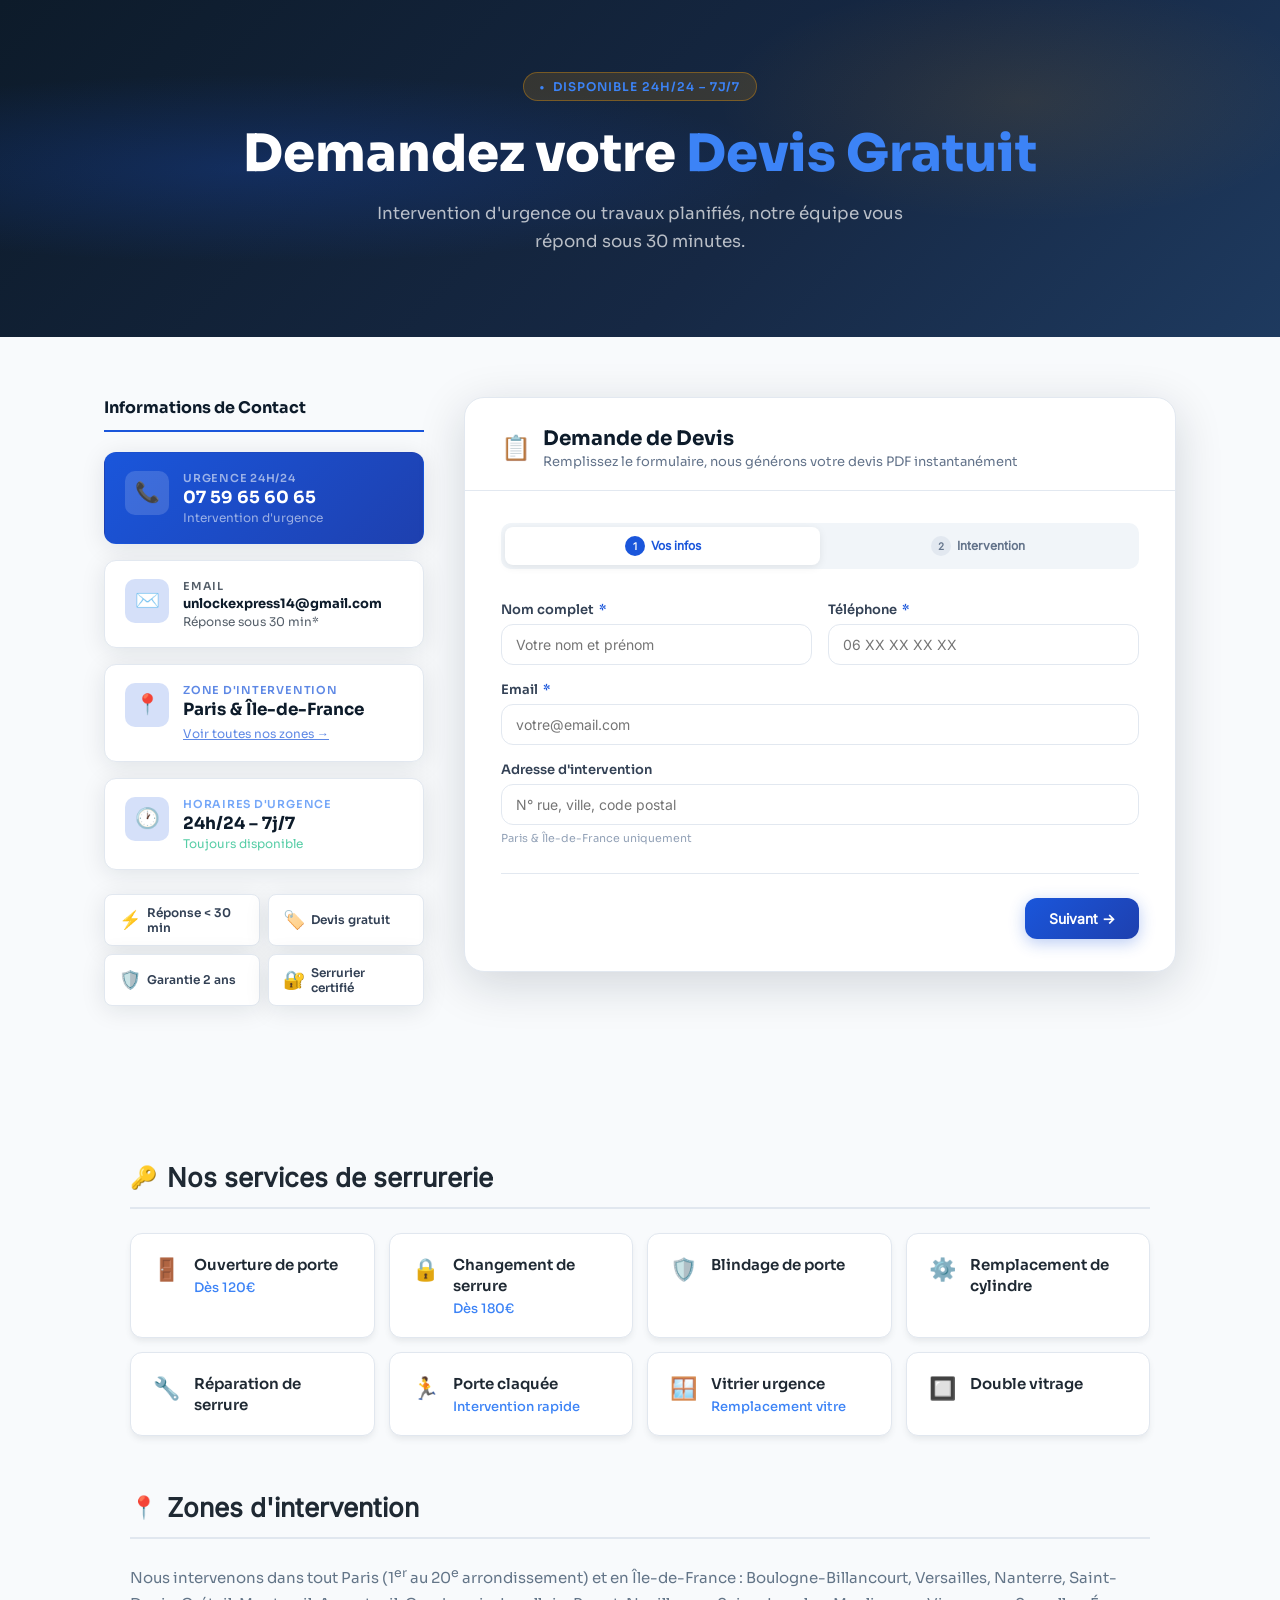
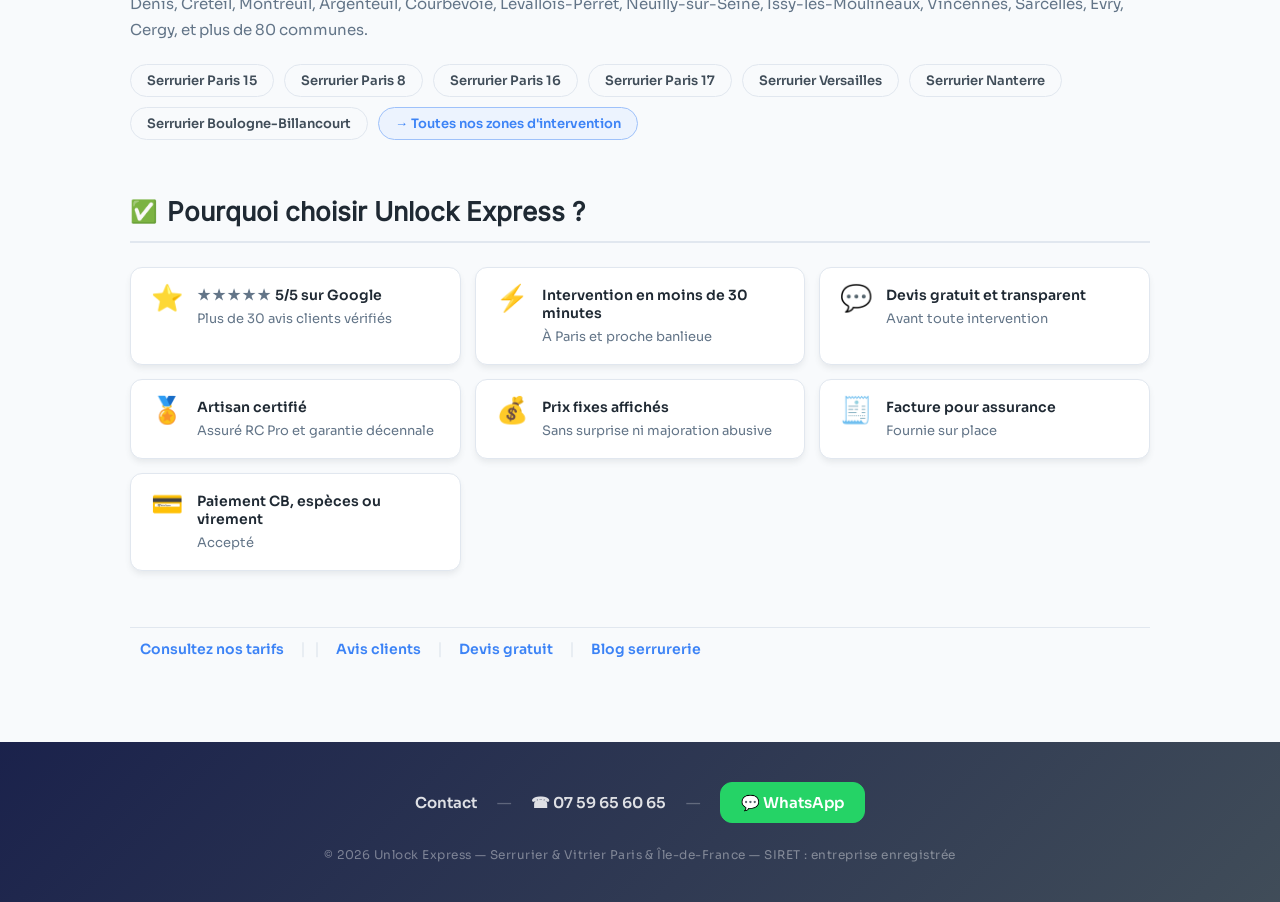
<file: pages/devis.html>
<!DOCTYPE html>
<html lang="fr">

<head>
  <meta charset="UTF-8">
  <meta name="viewport" content="width=device-width, initial-scale=1.0">
  <title>Devis Serrurier Paris Gratuit | Unlock Express Île-de-France</title>
          <link rel="stylesheet" href="../font/stylesheet.css">
  <meta name="description" content="Demandez votre devis serrurier gratuit à Paris. Réponse rapide, intervention en Île-de-France avec Unlock Express.">
  <link rel="icon" type="image/x-icon" href="/unlock.jpg">
  <link
    href="https://fonts.googleapis.com/css2?family=Sora:wght@300;400;500;600;700;800&family=JetBrains+Mono:wght@400;500&display=swap"
    rel="stylesheet">
  <link rel="stylesheet" href="../css/devis.css">
  <script src="../js/devis.js" defer></script>
</head>

<body>

  <!-- HERO -->
  <section class="hero">
    <div class="hero-badge">Disponible 24h/24 – 7j/7</div>
    <h1>Demandez votre <span>Devis Gratuit</span></h1>
    <p>Intervention d'urgence ou travaux planifiés, notre équipe vous répond sous 30 minutes.</p>
  </section>

  <!-- PAGE CONTENT -->
  <div class="page-wrap">

    <!-- SIDEBAR -->
    <aside class="sidebar">
      <div class="sidebar-title">Informations de Contact</div>

      <a href="tel:0759656065" class="contact-card featured">
        <div class="card-icon">📞</div>
        <div>
          <div class="card-label">Urgence 24h/24</div>
          <div class="card-value">07 59 65 60 65</div>
          <div class="card-sub">Intervention d'urgence</div>
        </div>
      </a>

      <div class="contact-card">
        <div class="card-icon">✉️</div>
        <div>
          <div class="card-label">Email</div>
          <div class="card-value" style="font-size:13px">unlockexpress14@gmail.com</div>
          <div class="card-sub">Réponse sous 30 min*</div>
        </div>
      </div>

      <div class="contact-card">
        <div class="card-icon">📍</div>
        <div>
          <div class="card-label" style="color:var(--blue)">Zone d'intervention</div>
          <div class="card-value">Paris & Île-de-France</div>
          <a href="./intervention.html" class="card-sub" style="color:var(--blue);cursor:pointer">Voir toutes nos zones
            →</a>
        </div>
      </div>

      <div class="contact-card">
        <div class="card-icon">🕐</div>
        <div>
          <div class="card-label" style="color:var(--accent)">Horaires d'urgence</div>
          <div class="card-value">24h/24 – 7j/7</div>
          <div class="card-sub" style="color:var(--success)">Toujours disponible</div>
        </div>
      </div>

      <div class="trust-pills">
        <div class="pill"><span class="icon">⚡</span><span>Réponse &lt; 30 min</span></div>
        <div class="pill"><span class="icon">🏷️</span><span>Devis gratuit</span></div>
        <div class="pill"><span class="icon">🛡️</span><span>Garantie 2 ans</span></div>
        <div class="pill"><span class="icon">🔐</span><span>Serrurier certifié</span></div>
      </div>
    </aside>

    <!-- MAIN FORM CARD -->
    <div class="form-card">
      <div class="form-header">
        <div class="form-header-icon">📋</div>
        <div>
          <h2>Demande de Devis</h2>
          <p>Remplissez le formulaire, nous générons votre devis PDF instantanément</p>
        </div>
      </div>

      <!-- FORM -->
      <form id="devisForm" class="form-body" action="https://api.web3forms.com/submit" method="POST">
        <input type="hidden" name="access_key" value="e54bb663-6967-4263-84ec-2c7c8ce3a829">
        <!-- STEPS NAV -->
        <div class="steps-nav">
          <button type="button" class="step-btn active" data-step="1">
            <span class="step-num">1</span> Vos infos
          </button>
          <button type="button" class="step-btn" data-step="2">
            <span class="step-num">2</span> Intervention
          </button>
        </div>

        <!-- STEP 1 – INFOS CLIENT -->
        <div class="step-panel active" id="step1">
          <div class="form-row">
            <div class="field" id="f_nom">
              <label>Nom complet <span class="req">*</span></label>
              <input type="text" name="nom_complet" placeholder="Votre nom et prénom" autocomplete="name">
              <span class="err-msg">Ce champ est requis</span>
            </div>
            <div class="field" id="f_tel">
              <label>Téléphone <span class="req">*</span></label>
              <input type="tel" name="telephone" placeholder="06 XX XX XX XX" autocomplete="tel">
              <span class="err-msg">Numéro invalide</span>
            </div>
          </div>
          <div class="form-row single">
            <div class="field" id="f_email">
              <label>Email <span class="req">*</span></label>
              <input type="email" name="email" placeholder="votre@email.com" autocomplete="email">
              <span class="err-msg">Email invalide</span>
            </div>
          </div>
          <div class="form-row single">
            <div class="field">
              <label>Adresse d'intervention</label>
              <input type="text" name="adresse" placeholder="N° rue, ville, code postal" autocomplete="street-address">
              <span class="hint">Paris & Île-de-France uniquement</span>
            </div>
          </div>
          <div class="form-nav">
            <span></span>
            <button type="button" class="btn btn-primary" onclick="goStep(2)">Suivant →</button>
          </div>
        </div>

        <!-- STEP 2 – INTERVENTION -->
        <div class="step-panel" id="step2" active>
          <div class="form-row single">
            <div class="field">
              <label>Type d'intervention <span class="req">*</span></label>
              <select name="type_intervention" id="typeIntervention">
                <option value="">-- Sélectionnez --</option>
                <option value="Ouverture de porte">Ouverture de porte</option>
                <option value="Changement de serrure">Changement de serrure</option>
                <option value="Installation serrure 3 points">Installation serrure 3 points</option>
                <option value="Blindage de porte">Blindage de porte</option>
                <option value="Remplacement cylindre">Remplacement cylindre</option>
                <option value="Vitrerie / Vitrage">Vitrerie / Vitrage</option>
                <option value="Autre">Autre intervention</option>
              </select>
            </div>
          </div>


          <div class="form-row">
            <div class="field">
              <label>Date souhaitée</label>
              <input type="date" name="date_debut_travaux" id="dateTravaux">
            </div>
            <div class="field">
              <label>Créneau horaire</label>
              <select name="creneau">
                <option value="Matin (8h-12h)">Matin (8h-12h)</option>
                <option value="Après-midi (12h-18h)">Après-midi (12h-18h)</option>
                <option value="Soir (18h-22h)">Soir (18h-22h)</option>
                <option value="Urgent – dès que possible" selected>Urgent – dès que possible</option>
              </select>
            </div>
          </div>
 
          <div class="form-row single">
            <div class="field" id="f_desc">
              <label>Description des travaux <span class="req">*</span></label>
              <textarea name="description_travaux"
                placeholder="Décrivez votre demande : type d'intervention, adresse, urgence…" required></textarea>
              <span class="err-msg">Ce champ est requis</span>
            </div>
          </div>

          <div class="form-nav">
            <button type="button" class="btn btn-secondary" onclick="goStep(1)">← Retour</button>
            <button type="submit" class="btn btn-primary" id="send">Envoyer →</button>
          </div>
        </div>
      </form>
    </div>
  </div>





  <main>
    <section>
      <h2 class="section-title">
        <span class="section-icon">🔑</span>
        Nos services de serrurerie
      </h2>
      <div class="services-grid">

        <div class="service-card">
          <span class="service-card-icon">🚪</span>
          <div>
            <a href="#">Ouverture de porte</a>
            <p class="price">Dès 120€</p>
          </div>
        </div>

        <div class="service-card">
          <span class="service-card-icon">🔒</span>
          <div>
            <a href="#">Changement de serrure</a>
            <p class="price">Dès 180€</p>
          </div>
        </div>

        <div class="service-card">
          <span class="service-card-icon">🛡️</span>
          <div>
            <a href="#">Blindage de porte</a>
          </div>
        </div>

        <div class="service-card">
          <span class="service-card-icon">⚙️</span>
          <div>
            <a href="#">Remplacement de cylindre</a>
          </div>
        </div>

        <div class="service-card">
          <span class="service-card-icon">🔧</span>
          <div>
            <a href="#">Réparation de serrure</a>
          </div>
        </div>

        <div class="service-card">
          <span class="service-card-icon">🏃</span>
          <div>
            <a href="#">Porte claquée</a>
            <p class="price">Intervention rapide</p>
          </div>
        </div>

        <div class="service-card">
          <span class="service-card-icon">🪟</span>
          <div>
            <a href="#">Vitrier urgence</a>
            <p class="price">Remplacement vitre</p>
          </div>
        </div>

        <div class="service-card">
          <span class="service-card-icon">🔲</span>
          <div>
            <a href="/#">Double vitrage</a>
          </div>
        </div>

      </div>
    </section>


    <section>
      <h2 class="section-title">
        <span class="section-icon">📍</span>
        Zones d'intervention
      </h2>
      <p class="zones-intro">
        Nous intervenons dans tout Paris (1<sup>er</sup> au 20<sup>e</sup> arrondissement) et en Île-de-France :
        Boulogne-Billancourt, Versailles, Nanterre, Saint-Denis, Créteil, Montreuil, Argenteuil, Courbevoie,
        Levallois-Perret, Neuilly-sur-Seine, Issy-les-Moulineaux, Vincennes, Sarcelles, Évry, Cergy,
        et plus de 80 communes.
      </p>
      <div class="zones-links">
        <span>Serrurier Paris 15</span>
        <span>Serrurier Paris 8</span>
        <span>Serrurier Paris 16</span>
        <span>Serrurier Paris 17</span>
        <span>Serrurier Versailles</span>
        <span>Serrurier Nanterre</span>
        <span>Serrurier Boulogne-Billancourt</span>
        <a href="./intervention.html" class="all">→ Toutes nos zones d'intervention</a>
      </div>
    </section>


    <section>
      <h2 class="section-title">
        <span class="section-icon">✅</span>
        Pourquoi choisir Unlock Express ?
      </h2>
      <div class="trust-grid">

        <div class="trust-item">
          <span class="trust-icon">⭐</span>
          <div class="trust-text">
            <strong><span class="stars">★★★★★</span> 5/5 sur Google</strong>
            <span>Plus de 30 avis clients vérifiés</span>
          </div>
        </div>

        <div class="trust-item">
          <span class="trust-icon">⚡</span>
          <div class="trust-text">
            <strong>Intervention en moins de 30 minutes</strong>
            <span>À Paris et proche banlieue</span>
          </div>
        </div>

        <div class="trust-item">
          <span class="trust-icon">💬</span>
          <div class="trust-text">
            <strong>Devis gratuit et transparent</strong>
            <span>Avant toute intervention</span>
          </div>
        </div>

        <div class="trust-item">
          <span class="trust-icon">🏅</span>
          <div class="trust-text">
            <strong>Artisan certifié</strong>
            <span>Assuré RC Pro et garantie décennale</span>
          </div>
        </div>

        <div class="trust-item">
          <span class="trust-icon">💰</span>
          <div class="trust-text">
            <strong>Prix fixes affichés</strong>
            <span>Sans surprise ni majoration abusive</span>
          </div>
        </div>

        <div class="trust-item">
          <span class="trust-icon">🧾</span>
          <div class="trust-text">
            <strong>Facture pour assurance</strong>
            <span>Fournie sur place</span>
          </div>
        </div>

        <div class="trust-item">
          <span class="trust-icon">💳</span>
          <div class="trust-text">
            <strong>Paiement CB, espèces ou virement</strong>
            <span>Accepté</span>
          </div>
        </div>

      </div>
    </section>

    <!-- j'ai fait exprès de reprendre les mêmes pages que je t'ai dit qu'il faut que tu crées. -->
    <div class="links-row">
      <a href="./tarifs.html">Consultez nos tarifs</a>
      <span class="sep">|</span>
      <span class="sep">|</span>
      <a href="../index.html?#avis">Avis clients</a>
      <span class="sep">|</span>
      <a href="./devis.html" target="_blank">Devis gratuit</a>
      <span class="sep">|</span>
      <a href="./blog.html">Blog serrurerie</a>
    </div>

  </main>


  <footer>
    <div class="footer-contact">
      <a href="/contact">Contact</a>
      <span class="sep">—</span>
      <a href="tel:+330759656065">☎ 07 59 65 60 65</a>
      <span class="sep">—</span>
      <a href="https://wa.me/330759656065" class="footer-whatsapp">
        💬 WhatsApp
      </a>
    </div>
    <p class="footer-copy">
      © 2026 Unlock Express — Serrurier &amp; Vitrier Paris &amp; Île-de-France — SIRET : entreprise enregistrée
    </p>
  </footer>
</body>

</html>
</file>
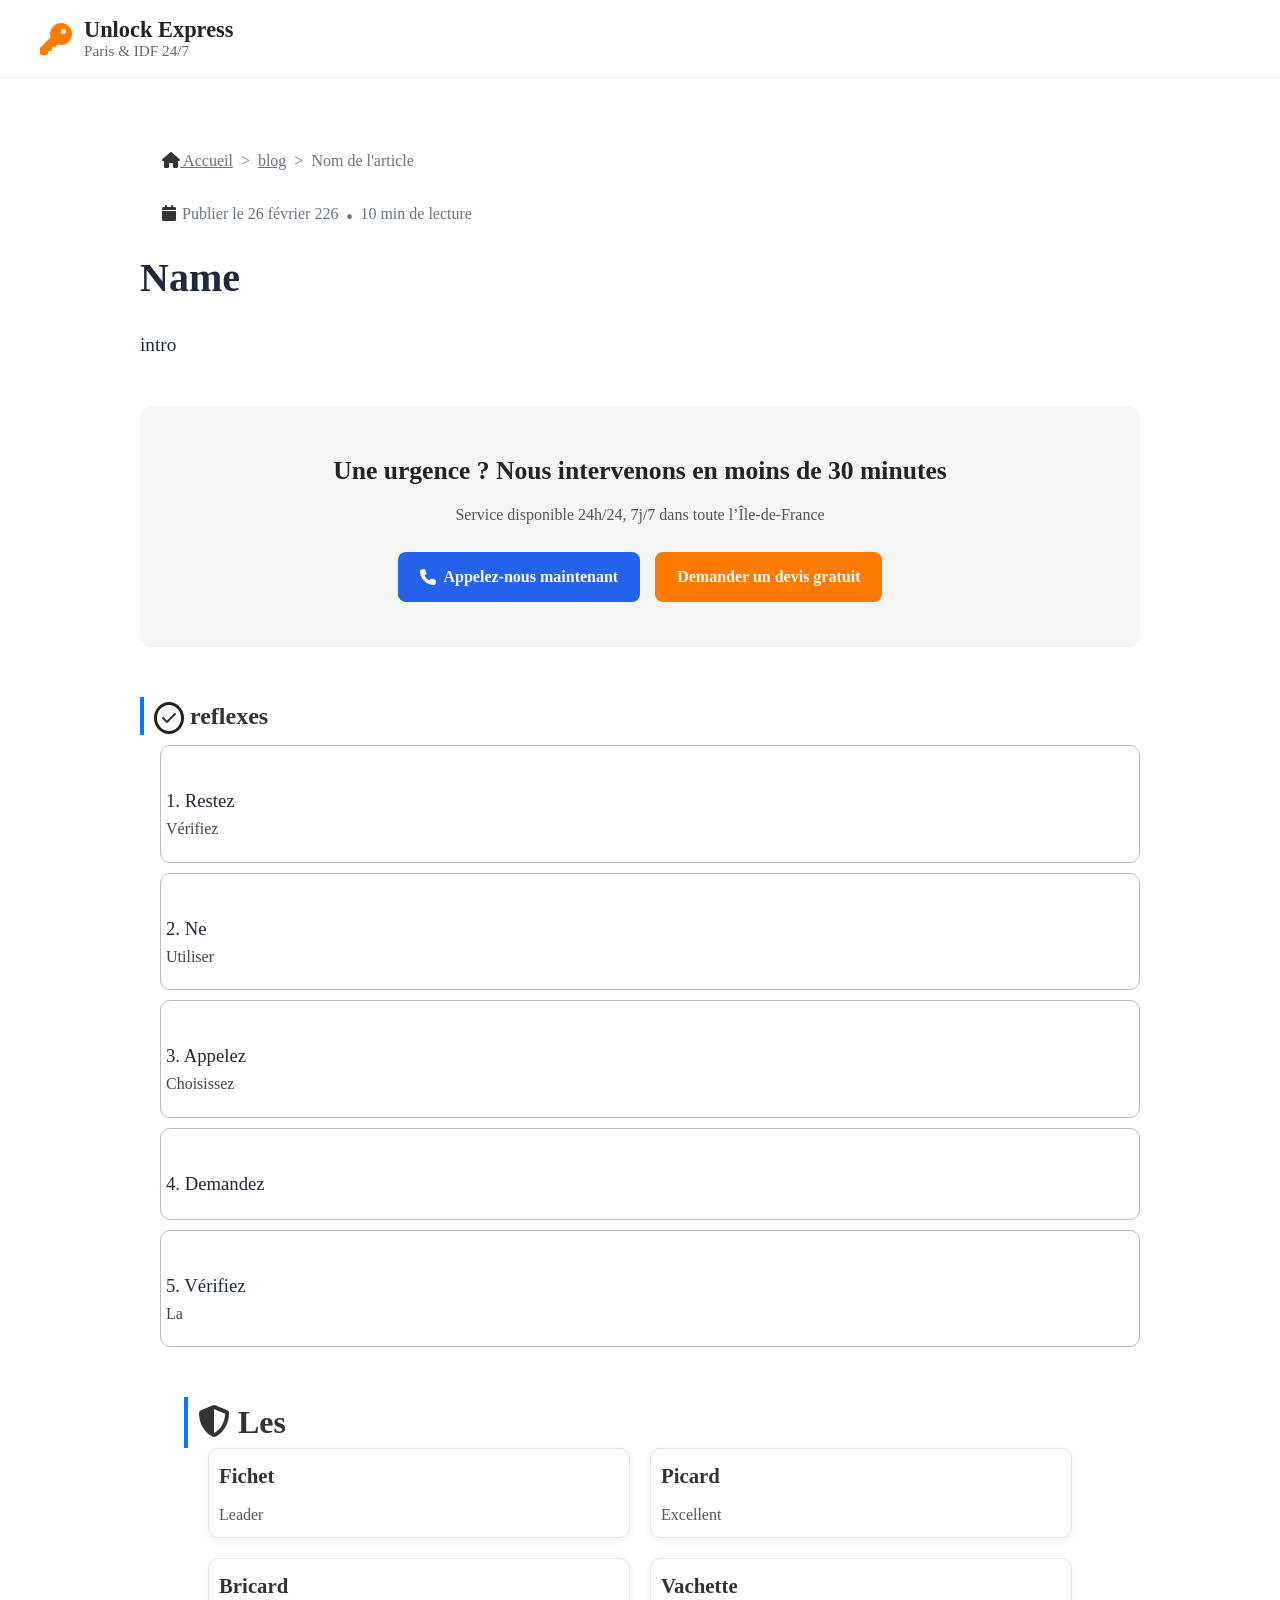
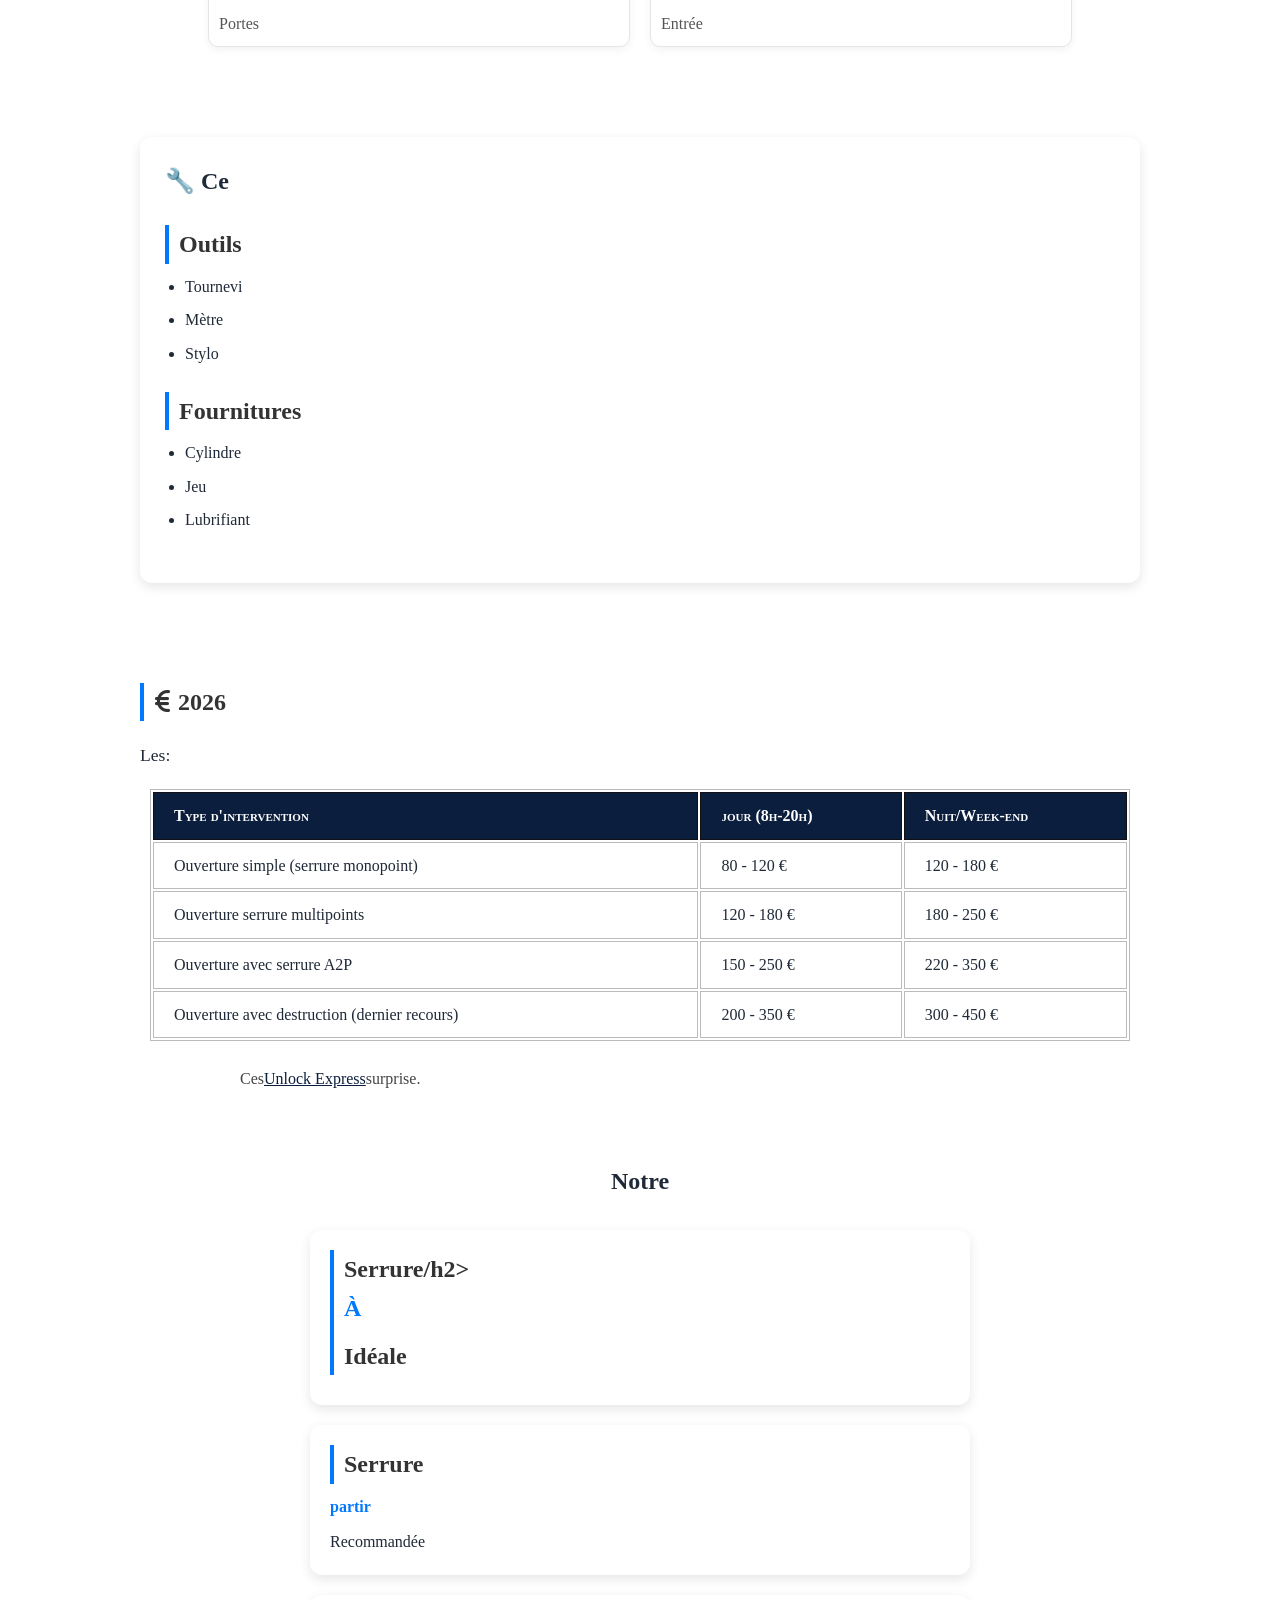
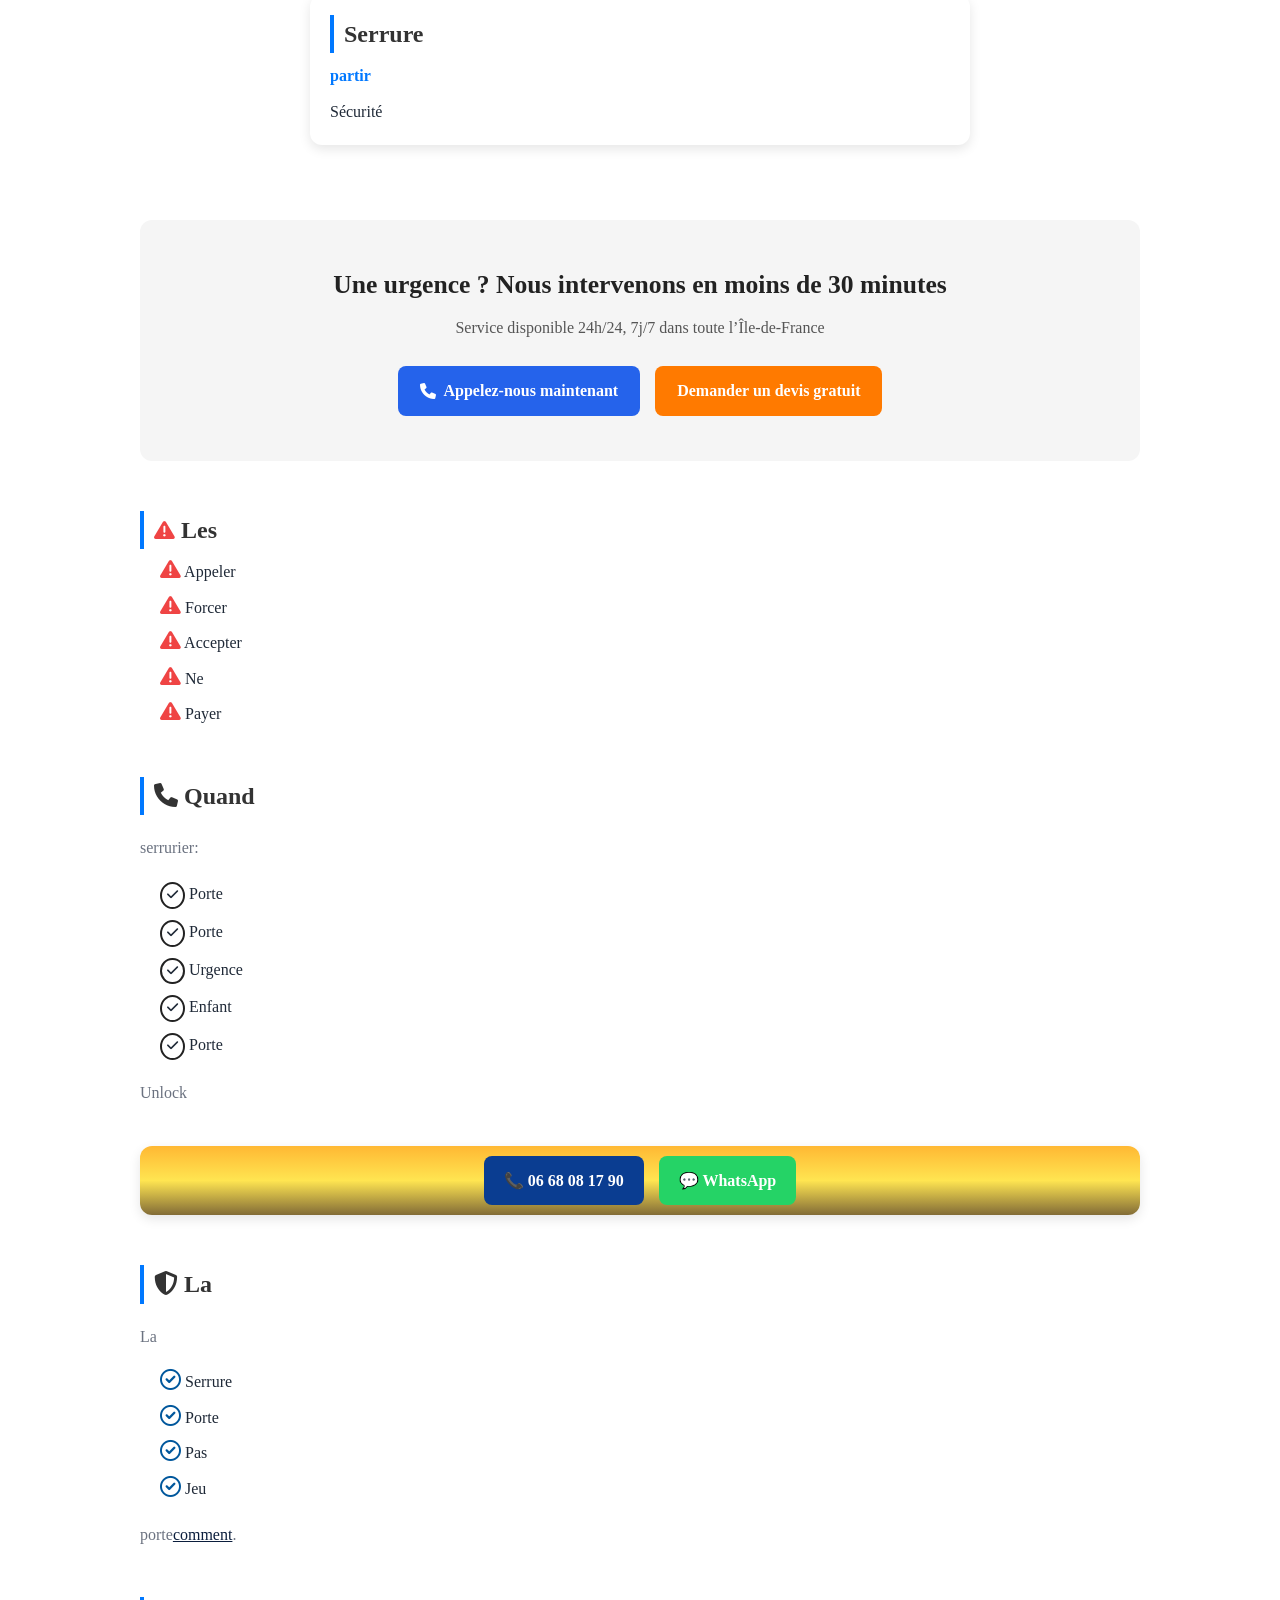
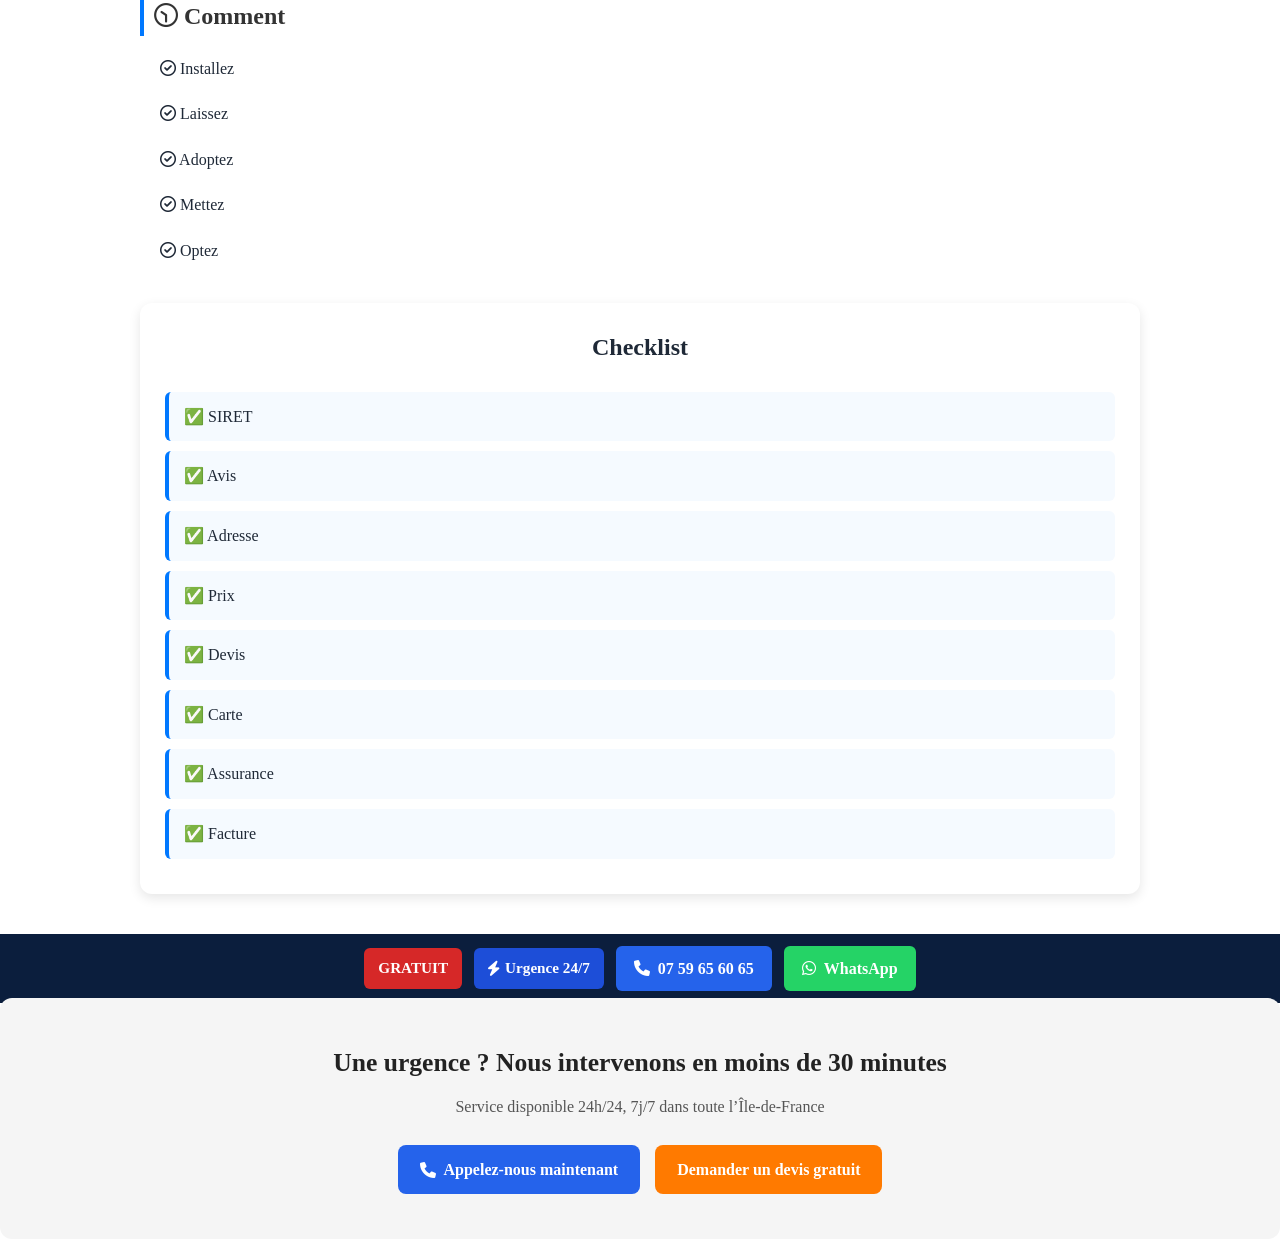
<file: pages/articles/arnaque-serrurier-paris.html>
<!DOCTYPE html>
<html lang="en">

<head>
    <meta charset="UTF-8">
    <link rel="stylesheet" href="../../css/articles.css">
    <meta name="viewport" content="width=device-width, initial-scale=1.0">
        <link href="https://cdnjs.cloudflare.com/ajax/libs/font-awesome/6.0.0/css/all.min.css" rel="stylesheet">
    <title>Article</title>
</head>

<body>
    <!--HEADER-->
    <header class="header">
        <div class="header-container">

            <a href="./../../index.html" class="header-logo">
               <i class="fa-solid fa-key"></i>
                <div class="header-text">
                    <span class="brand">Unlock Express</span>
                    <span class="sub">Paris & IDF 24/7</span>
                </div>
            </a>

        </div>
    </header>

    <!--CONTAINER-->
    <div class="container">

        <!--FIL-D'ARIANNE-->
    <nav>
        <ul>
            <li class="fil-arianne">
                <a href="./../../index.html">
                    <i class="fa-solid fa-home"></i>
                    Accueil
                </a>
            </li>
            <li class="fil-arianne">
                &gt;
            </li>
            <li class="fil-arianne">
                <a href="../blog.html">blog</a>
            </li>
            <li class="fil-arianne">
                &gt;
            </li>
            <li class="fil-arianne">
                Nom de l'article
            </li>
        </ul>
    </nav>

    <!--PUBLICATION-->
    <div class="publication">
        <ul>
            <li>
                <i class="fa-solid fa-calendar"></i>
            </li>
            <li>
                Publier le 26 février 226
            </li>
            <li class="point">
                .
            </li>
            <li>
                10 min de lecture
            </li>
        </ul>
    </div>

    <!--ARTICLE NAME-->
    <h1 class="article-name">
        name
    </h1>
    <p class="intro">
        intro
    </p>

    <!--URGENCE-->
    <div class="footer-urgence">

        <h3>Une urgence ? Nous intervenons en moins de 30 minutes</h3>
        <p>Service disponible 24h/24, 7j/7 dans toute l’Île-de-France</p>

        <div class="footer-urgence-btns">
            <a href="tel:0759656065" class="btn-urgence-call">
                <i class="fa-solid fa-phone"></i> Appelez-nous maintenant
            </a>

            <a href="../index.html?#devis" class="btn-urgence-devis">
                Demander un devis gratuit
            </a>
        </div>
    </div>

    <!--REFLEXES-->
    <div class="reflexes">
        <h2>
            <i class="fa-solid fa-check"></i>
            reflexes
        </h2>


        <ul>
            <li class="reflexe">
                <h3>1. Restez</h3>
                <p>Vérifiez</p>
            </li>
            <li class="reflexe">
                <h3>2. Ne</h3>
                <p>Utiliser</p>
            </li>
            <li class="reflexe">
                <h3>3. Appelez</h3>
                <p>Choisissez</p>
            </li>
            <li class="reflexe">
                <h3>4. Demandez</h3>
                <p></p>
            </li>
            <li class="reflexe">
                <h3>5. Vérifiez</h3>
                <p>La</p>
            </li>
        </ul>
    </div>

    <!--BRANDS-->
    <section class="brands">
    <h2>
        <i class="fa-solid fa-shield"></i>
        Les</h2>

    <div class="brand-grid">

        <div class="brand-card">
            <h3>Fichet</h3>
            <p>Leader</p>
        </div>

        <div class="brand-card">
            <h3>Picard</h3>
            <p>Excellent</p>
        </div>

        <div class="brand-card">
            <h3>Bricard</h3>
            <p>Portes</p>
        </div>

        <div class="brand-card">
            <h3>Vachette</h3>
            <p>Entrée</p>
        </div>
    </div>
</section>
    
<!--CHECKLIST-->
<section class="checklist">
    <h1>🔧 Ce</h1>

    <div class="bloc">
        <h2>Outils</h2>
        <ul>
            <li>Tournevi</li>
            <li>Mètre</li>
            <li>Stylo</li>
        </ul>
    </div>

    <div class="bloc">
        <h2>Fournitures</h2>
        <ul>
            <li>Cylindre</li>
            <li>Jeu</li>
            <li>Lubrifiant</li>
        </ul>
    </div>
</section>


    <!--PRIX-->
    <div class="pricing">
        <h2>
            <i class="fa-solid fa-euro"></i>
            2026
        </h2>
        <p>
            Les:
        </p>
        <table>
            <tr>
                <th>Type d'intervention</th>
                <th>jour (8h-20h)</th>
                <th>Nuit/Week-end</th>
            </tr>
            <tr>
                <td>Ouverture simple (serrure monopoint)</td>
                <td>80 - 120 €</td>
                <td>120 - 180 €</td>
            </tr>

            <tr>
                <td>Ouverture serrure multipoints</td>
                <td>120 - 180 €</td>
                <td>180 - 250 €</td>
            </tr>

            <tr>
                <td>Ouverture avec serrure A2P</td>
                <td>150 - 250 €</td>
                <td>220 - 350 €</td>
            </tr>

            <tr>
                <td>Ouverture avec destruction (dernier recours)</td>
                <td>200 - 350 €</td>
                <td>300 - 450 €</td>
            </tr>
        </table>

        <p class="nb">
            Ces<a href="">Unlock Express</a>surprise.
        </p>
    </div>

<!--SERRURES-->
<section class="serrures">
    <h1>Notre</h1>

    <div class="carte">
        <h2>Serrure/h2>
        <p class="prix">À</p>
        <p>Idéale</p>
    </div>

    <div class="carte">
        <h2>Serrure</h2>
        <p class="prix">partir</p>
        <p>Recommandée</p>
    </div>

    <div class="carte">
        <h2>Serrure</h2>
        <p class="prix">partir</p>
        <p>Sécurité</p>
    </div>
</section>


    <!--URGENCE-->
    <div class="footer-urgence">

        <h3>Une urgence ? Nous intervenons en moins de 30 minutes</h3>
        <p>Service disponible 24h/24, 7j/7 dans toute l’Île-de-France</p>

        <div class="footer-urgence-btns">
            <a href="tel:0759656065" class="btn-urgence-call">
                <i class="fa-solid fa-phone"></i> Appelez-nous maintenant
            </a>

            <a href="../index.html?#devis" class="btn-urgence-devis">
                Demander un devis gratuit
            </a>
        </div>
    </div>

    <!--ERREUR-->
    <div class="erreurs">
        <h2>
            <i class="fa-solid fa-triangle-exclamation"></i>
            Les
        </h2>
        <ul>
            <li class="erreur"><i class="fa-solid fa-triangle-exclamation"></i>
                Appeler
            </li>
            <li class="erreur"><i class="fa-solid fa-triangle-exclamation"></i>
                Forcer
            </li>
            <li class="erreur"><i class="fa-solid fa-triangle-exclamation"></i>
                Accepter
            </li>
            <li class="erreur"><i class="fa-solid fa-triangle-exclamation"></i>
                Ne
            </li>
            <li class="erreur"><i class="fa-solid fa-triangle-exclamation"></i>
                Payer
            </li>
        </ul>
    </div>


    <!--APPELER-->
    <div class="appeler">
        <h2>
            <i class="fa-solid fa-phone"></i>
            Quand
        </h2>
        <p>serrurier:</p>
        <ul>
            <li class="appel"><i class="fa-solid fa-check"></i>
                Porte</li>
            <li class="appel"><i class="fa-solid fa-check"></i>
                Porte</li>
            <li class="appel"><i class="fa-solid fa-check"></i>
                Urgence</li>
            <li class="appel"><i class="fa-solid fa-check"></i>
                Enfant</li>
            <li class="appel"><i class="fa-solid fa-check"></i>
                Porte
            </li>
        </ul>

        <p>Unlock
        </p>
    </div>

    <!--CONTACT-->
    <section class="contact-urgence">
    <div class="boutons">
        <a href="tel:0668081790" class="btn tel">
            📞 06 68 08 17 90
        </a>

        <a href="#" class="btn whatsapp">
            💬 WhatsApp
        </a>
    </div>
</section>


    <!--TECHNIQUE-->
    <div class="techniques">
        <h2>
            <i class="fa-solid fa-shield"></i>
            La
        </h2>
        <p>La
        </p>
        <ul>
            <li class="technique">
                <i class="fa-regular fa-circle-check" style="color: rgb(0, 87, 156);"></i>
                Serrure
            </li>
            <li class="technique">
                <i class="fa-regular fa-circle-check" style="color: rgb(0, 87, 156);"></i>
                Porte
            </li>
            <li class="technique">
                <i class="fa-regular fa-circle-check" style="color: rgb(0, 87, 156);"></i>
                Pas
            </li>
            <li class="technique">
                <i class="fa-regular fa-circle-check" style="color: rgb(0, 87, 156);"></i>
                Jeu
            </li>
        </ul>

        <p>
            porte<a href="">comment</a>.
        </p>
    </div>

    <!--EVITER-->
    <div class="eviter">
        <h2>
            <i class="fa-regular fa-clock fa-rotate-180"></i>
            Comment
        </h2>
        <ul>
           <li><i class="fa-regular fa-circle-check"></i>
                Installez</li>
           <li><i class="fa-regular fa-circle-check"></i>
                Laissez</li>
           <li><i class="fa-regular fa-circle-check"></i>
                Adoptez</li>
           <li><i class="fa-regular fa-circle-check"></i>
                Mettez
            </li>
           <li><i class="fa-regular fa-circle-check"></i>
                Optez</li>
        </ul>
    </div>


    <!--LIST-->
    <section class="checklist-serrurier">
    <h1>Checklist</h1>
    <ul class="liste-check">
        <li>✅ SIRET</li>
        <li>✅ Avis</li>
        <li>✅ Adresse</li>
        <li>✅ Prix</li>
        <li>✅ Devis</li>
        <li>✅ Carte</li>
        <li>✅ Assurance</li>
        <li>✅ Facture</li>
    </ul>
</section>
</div>
    <!--Avant footer-->
    <div class="topbar">

        <div class="topbar-container">

            <span class="badge-free">GRATUIT</span>

            <span class="badge-urgence">
                <i class="fa-solid fa-bolt"></i> Urgence 24/7
            </span>

            <a href="tel:0759656065" class="topbar-phone">
                <i class="fa-solid fa-phone"></i> 07 59 65 60 65
            </a>

            <a href="https://wa.me/33759656065" class="topbar-whatsapp">
                <i class="fa-brands fa-whatsapp"></i> WhatsApp
            </a>

        </div>

    </div>


    <!--footer-->
    <div class="footer-urgence">

        <h3>Une urgence ? Nous intervenons en moins de 30 minutes</h3>
        <p>Service disponible 24h/24, 7j/7 dans toute l’Île-de-France</p>

        <div class="footer-urgence-btns">
            <a href="tel:0759656065" class="btn-urgence-call">
                <i class="fa-solid fa-phone"></i> Appelez-nous maintenant
            </a>

            <a href="../index.html?#devis" class="btn-urgence-devis">
                Demander un devis gratuit
            </a>
        </div>
    </div>
</body>

</html>
</file>
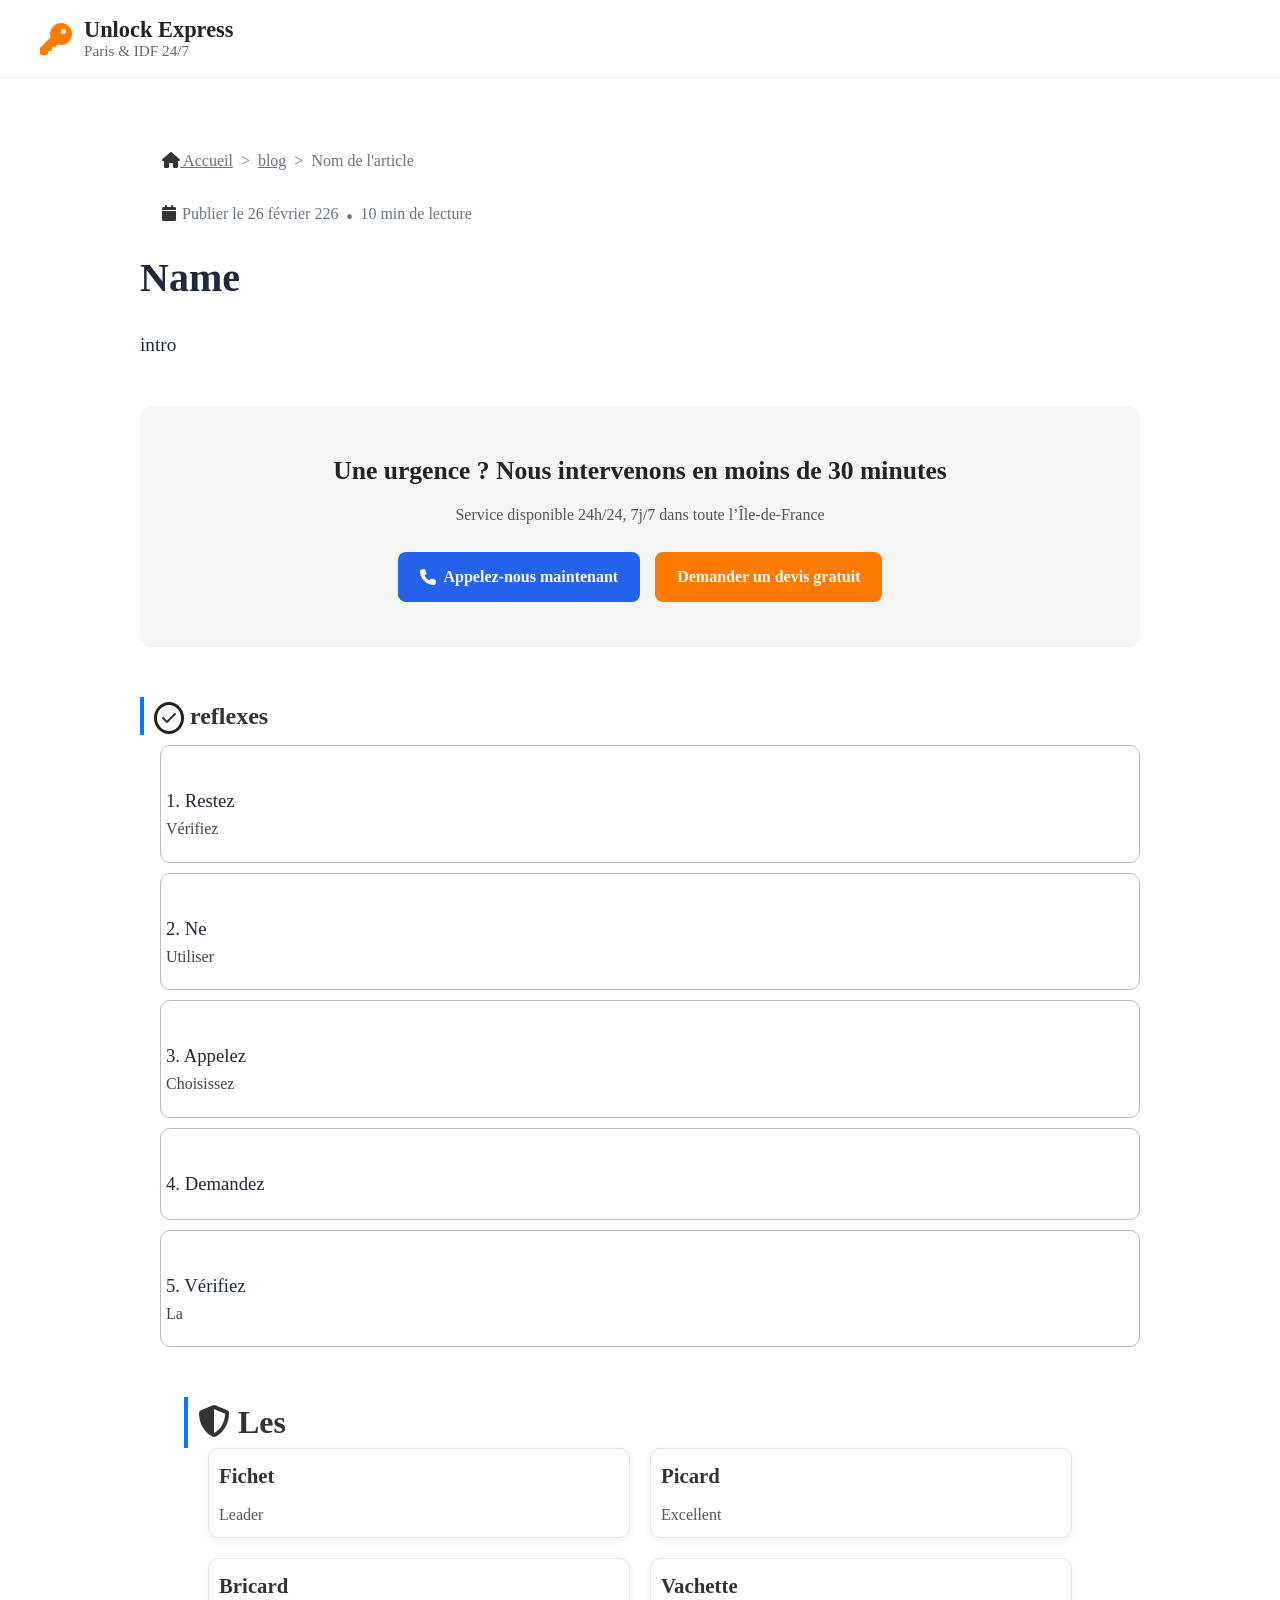
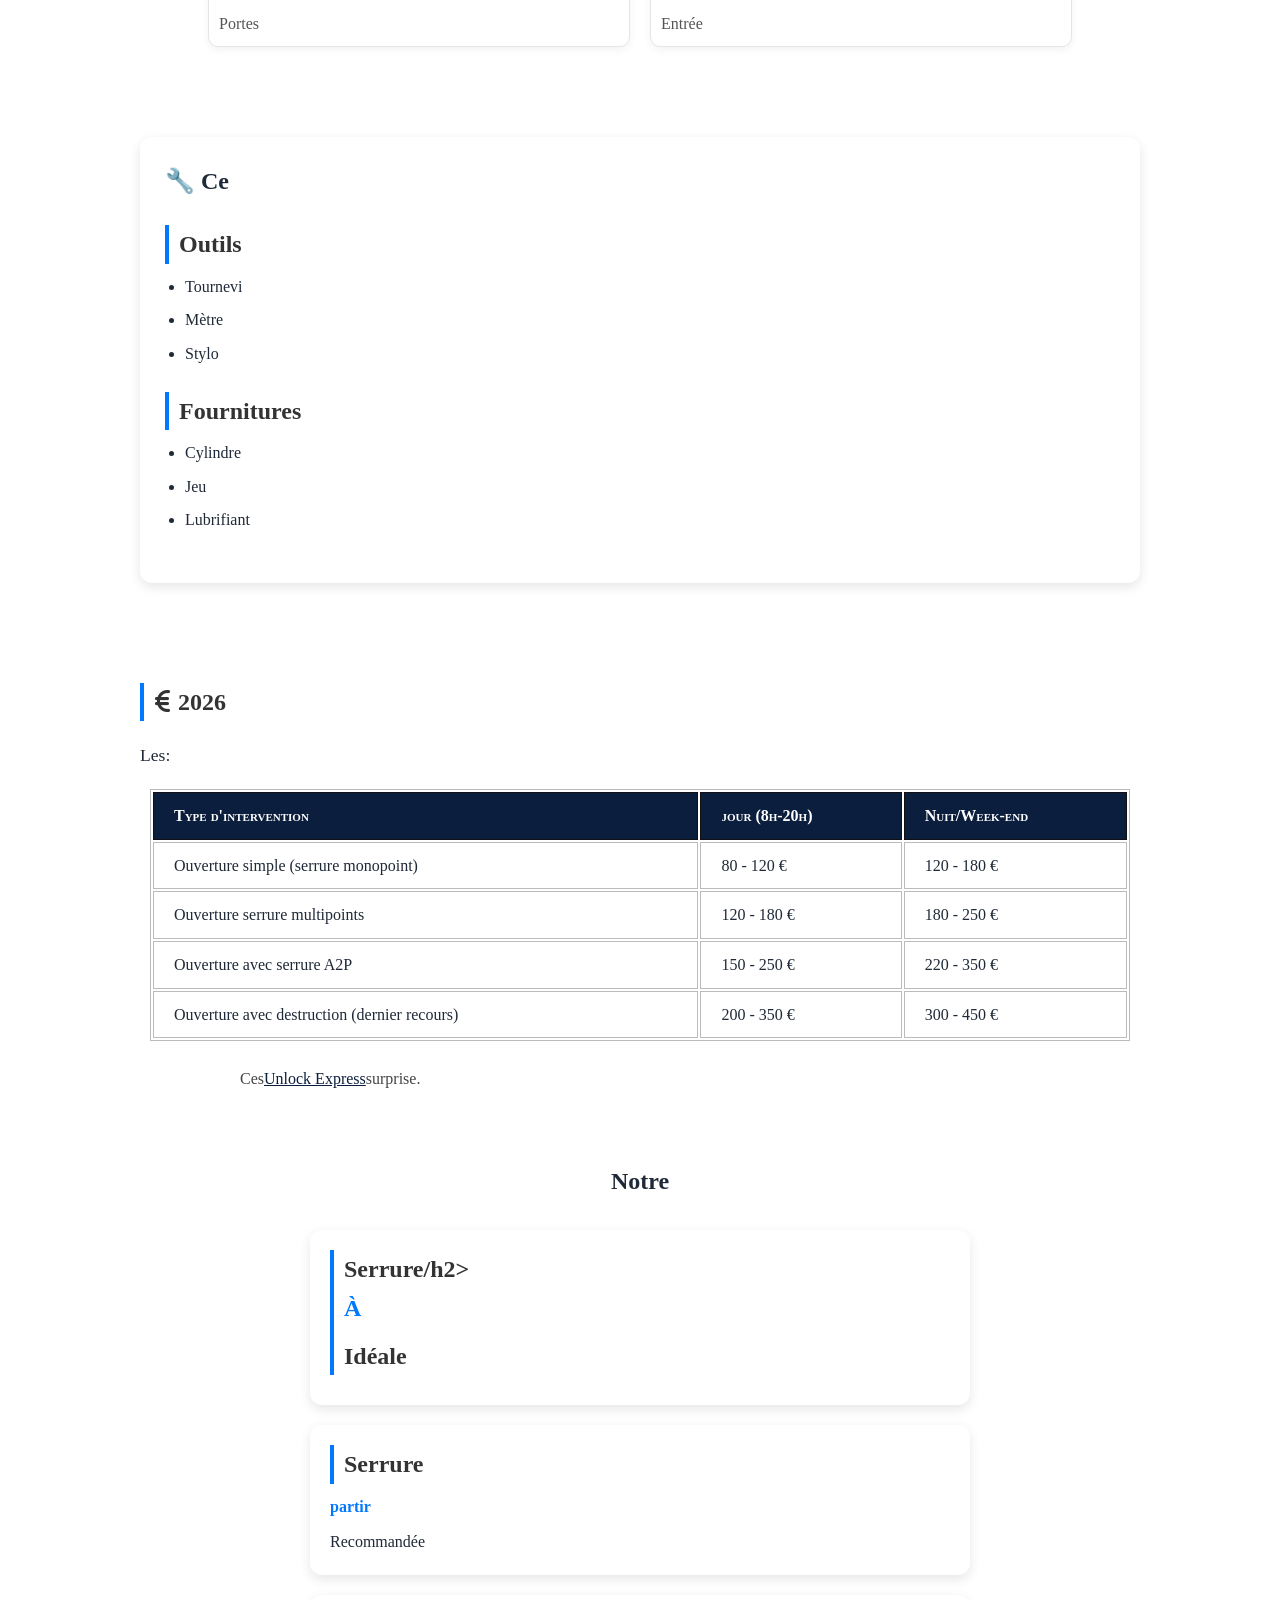
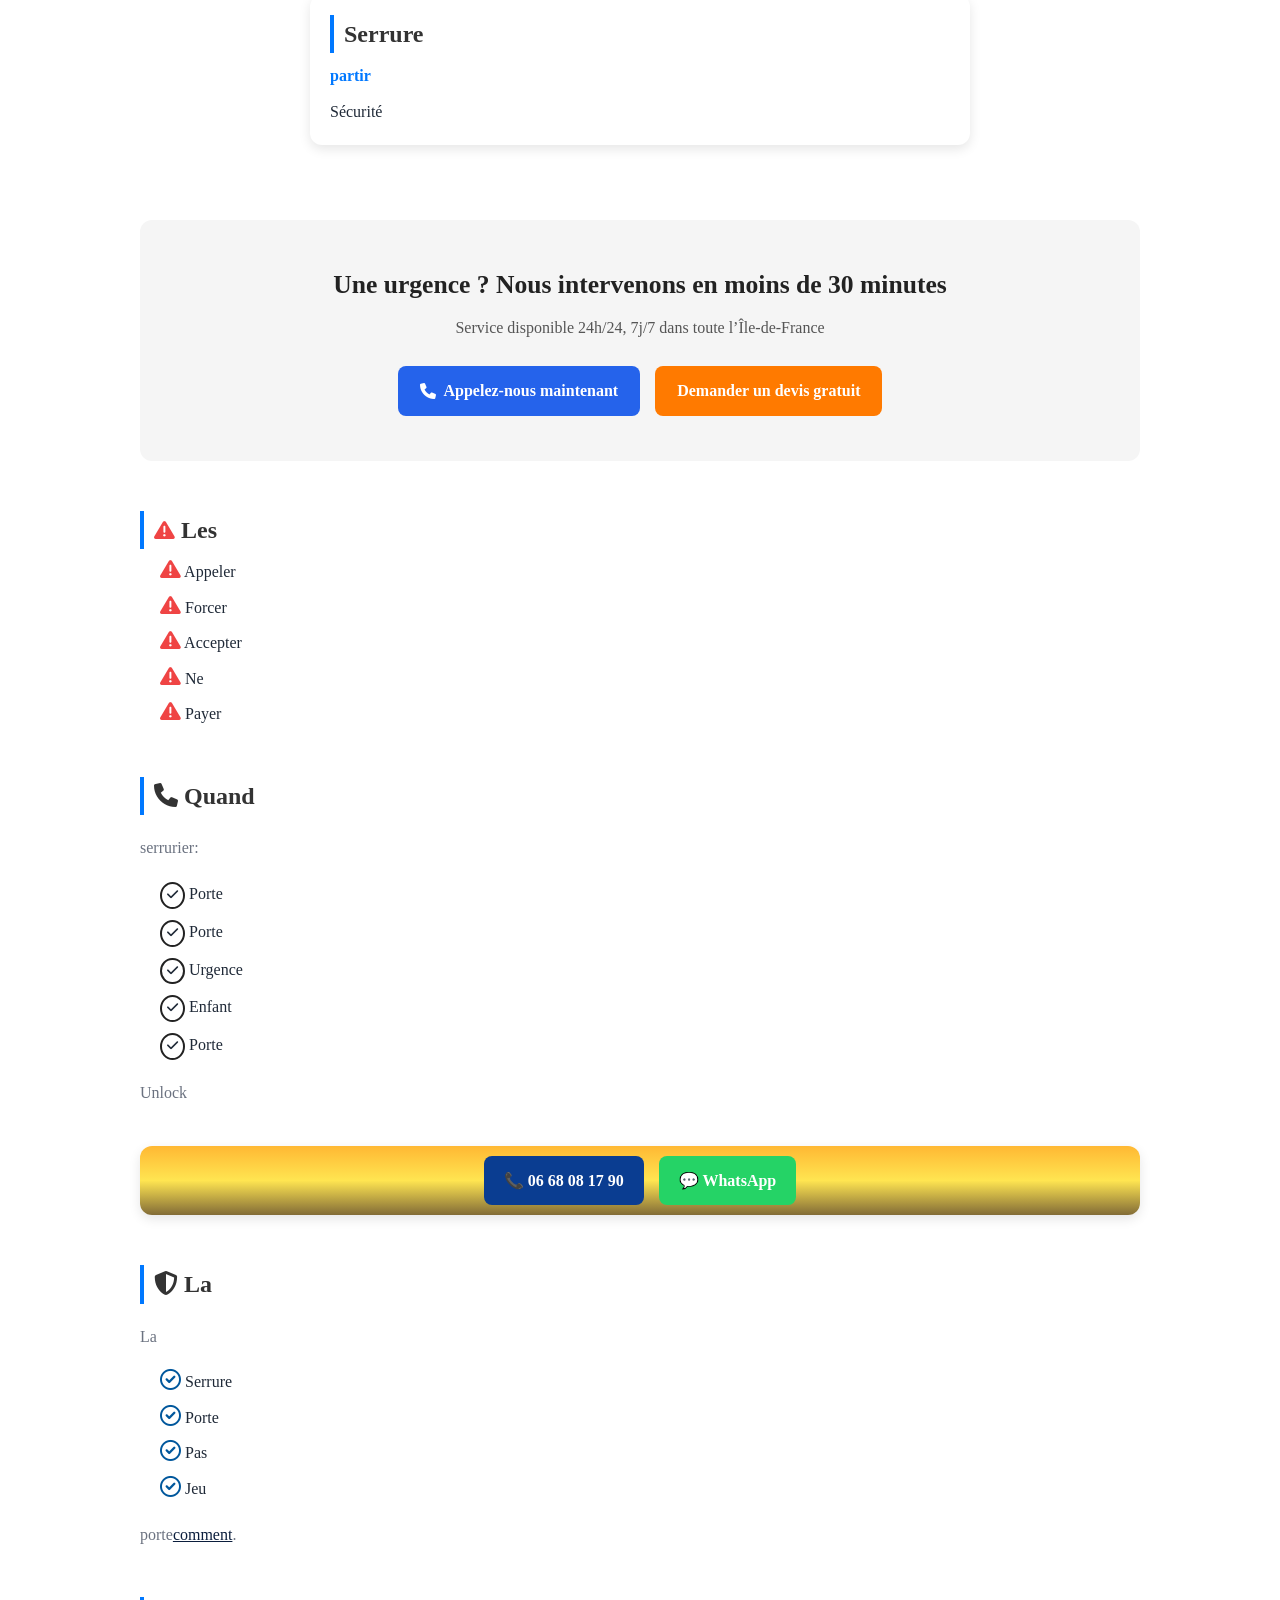
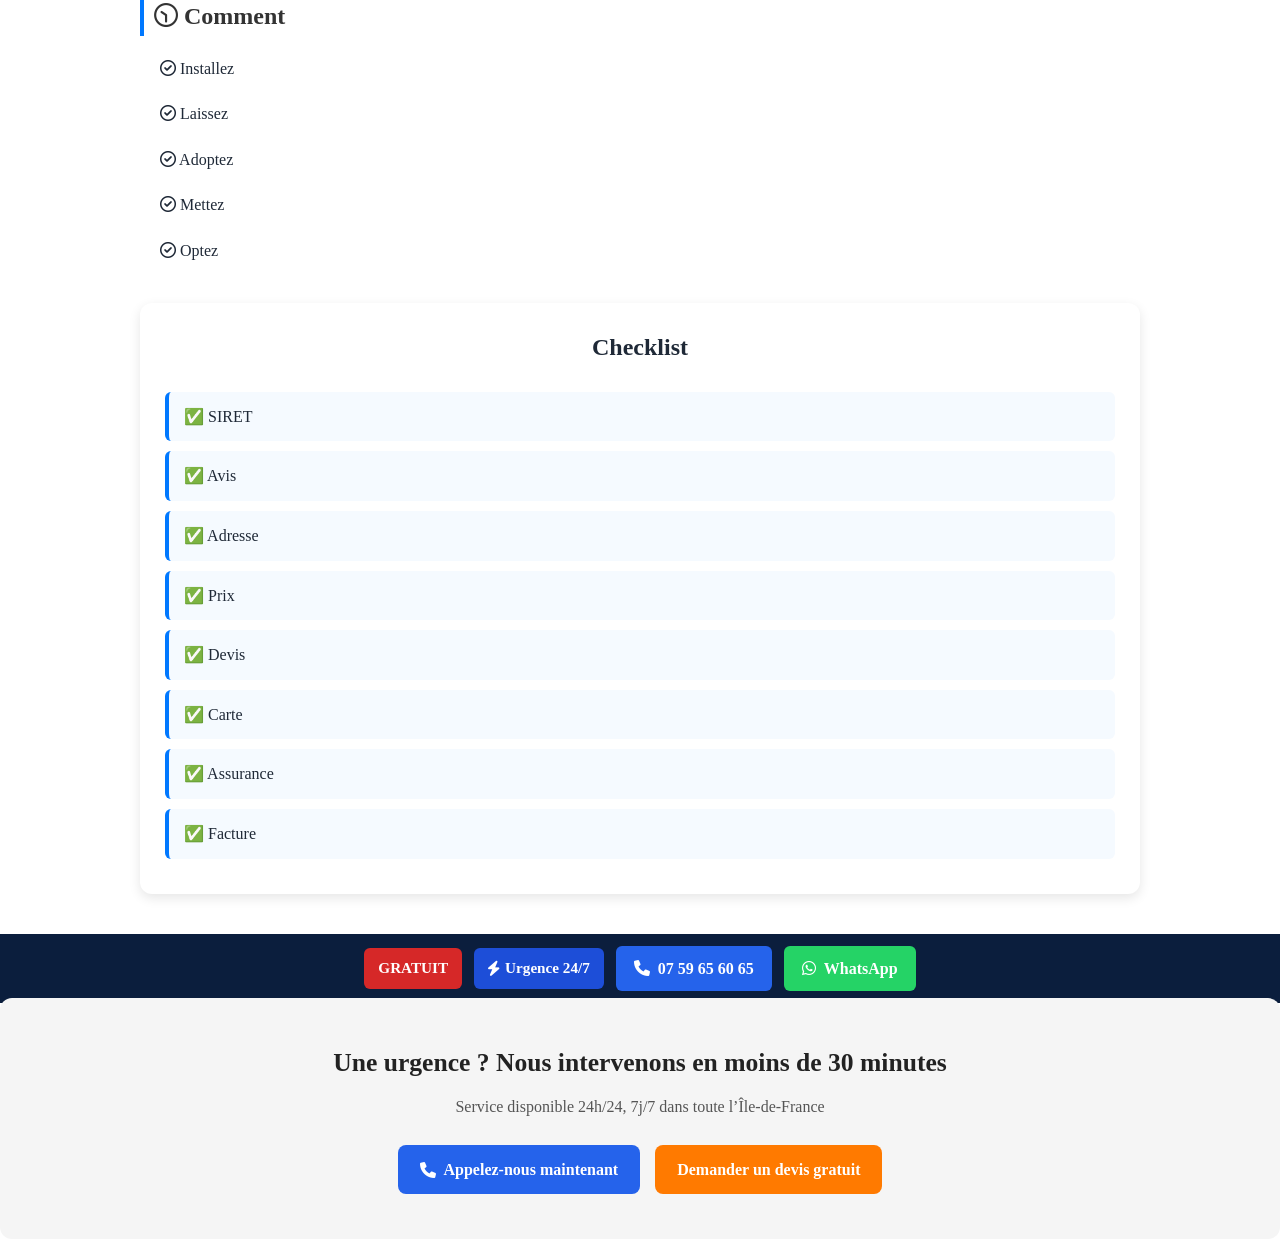
<file: pages/articles/assurance-serrurie.html>
<!DOCTYPE html>
<html lang="en">

<head>
    <meta charset="UTF-8">
    <link rel="stylesheet" href="../../css/articles.css">
    <meta name="viewport" content="width=device-width, initial-scale=1.0">
        <link href="https://cdnjs.cloudflare.com/ajax/libs/font-awesome/6.0.0/css/all.min.css" rel="stylesheet">
    <title>Article</title>
</head>

<body>
    <!--HEADER-->
    <header class="header">
        <div class="header-container">

            <a href="./../../index.html" class="header-logo">
                <i class="fa-solid fa-key"></i>
                <div class="header-text">
                    <span class="brand">Unlock Express</span>
                    <span class="sub">Paris & IDF 24/7</span>
                </div>
            </a>

        </div>
    </header>

    <!--CONTAINER-->
    <div class="container">

        <!--FIL-D'ARIANNE-->
    <nav>
        <ul>
            <li class="fil-arianne">
                <a href="./../../index.html">
                    <i class="fa-solid fa-home"></i>
                    Accueil
                </a>
            </li>
            <li class="fil-arianne">
                &gt;
            </li>
            <li class="fil-arianne">
                <a href="../blog.html">blog</a>
            </li>
            <li class="fil-arianne">
                &gt;
            </li>
            <li class="fil-arianne">
                Nom de l'article
            </li>
        </ul>
    </nav>

    <!--PUBLICATION-->
    <div class="publication">
        <ul>
            <li>
                <i class="fa-solid fa-calendar"></i>
            </li>
            <li>
                Publier le 26 février 226
            </li>
            <li class="point">
                .
            </li>
            <li>
                10 min de lecture
            </li>
        </ul>
    </div>

    <!--ARTICLE NAME-->
    <h1 class="article-name">
        name
    </h1>
    <p class="intro">
        intro
    </p>

    <!--URGENCE-->
    <div class="footer-urgence">

        <h3>Une urgence ? Nous intervenons en moins de 30 minutes</h3>
        <p>Service disponible 24h/24, 7j/7 dans toute l’Île-de-France</p>

        <div class="footer-urgence-btns">
            <a href="tel:0759656065" class="btn-urgence-call">
                <i class="fa-solid fa-phone"></i> Appelez-nous maintenant
            </a>

            <a href="../index.html?#devis" class="btn-urgence-devis">
                Demander un devis gratuit
            </a>
        </div>
    </div>

    <!--REFLEXES-->
    <div class="reflexes">
        <h2>
            <i class="fa-solid fa-check"></i>
            reflexes
        </h2>


        <ul>
            <li class="reflexe">
                <h3>1. Restez</h3>
                <p>Vérifiez</p>
            </li>
            <li class="reflexe">
                <h3>2. Ne</h3>
                <p>Utiliser</p>
            </li>
            <li class="reflexe">
                <h3>3. Appelez</h3>
                <p>Choisissez</p>
            </li>
            <li class="reflexe">
                <h3>4. Demandez</h3>
                <p></p>
            </li>
            <li class="reflexe">
                <h3>5. Vérifiez</h3>
                <p>La</p>
            </li>
        </ul>
    </div>

    <!--BRANDS-->
    <section class="brands">
    <h2>
        <i class="fa-solid fa-shield"></i>
        Les</h2>

    <div class="brand-grid">

        <div class="brand-card">
            <h3>Fichet</h3>
            <p>Leader</p>
        </div>

        <div class="brand-card">
            <h3>Picard</h3>
            <p>Excellent</p>
        </div>

        <div class="brand-card">
            <h3>Bricard</h3>
            <p>Portes</p>
        </div>

        <div class="brand-card">
            <h3>Vachette</h3>
            <p>Entrée</p>
        </div>
    </div>
</section>
    
<!--CHECKLIST-->
<section class="checklist">
    <h1>🔧 Ce</h1>

    <div class="bloc">
        <h2>Outils</h2>
        <ul>
            <li>Tournevi</li>
            <li>Mètre</li>
            <li>Stylo</li>
        </ul>
    </div>

    <div class="bloc">
        <h2>Fournitures</h2>
        <ul>
            <li>Cylindre</li>
            <li>Jeu</li>
            <li>Lubrifiant</li>
        </ul>
    </div>
</section>


    <!--PRIX-->
    <div class="pricing">
        <h2>
            <i class="fa-solid fa-euro"></i>
            2026
        </h2>
        <p>
            Les:
        </p>
        <table>
            <tr>
                <th>Type d'intervention</th>
                <th>jour (8h-20h)</th>
                <th>Nuit/Week-end</th>
            </tr>
            <tr>
                <td>Ouverture simple (serrure monopoint)</td>
                <td>80 - 120 €</td>
                <td>120 - 180 €</td>
            </tr>

            <tr>
                <td>Ouverture serrure multipoints</td>
                <td>120 - 180 €</td>
                <td>180 - 250 €</td>
            </tr>

            <tr>
                <td>Ouverture avec serrure A2P</td>
                <td>150 - 250 €</td>
                <td>220 - 350 €</td>
            </tr>

            <tr>
                <td>Ouverture avec destruction (dernier recours)</td>
                <td>200 - 350 €</td>
                <td>300 - 450 €</td>
            </tr>
        </table>

        <p class="nb">
            Ces<a href="">Unlock Express</a>surprise.
        </p>
    </div>

<!--SERRURES-->
<section class="serrures">
    <h1>Notre</h1>

    <div class="carte">
        <h2>Serrure/h2>
        <p class="prix">À</p>
        <p>Idéale</p>
    </div>

    <div class="carte">
        <h2>Serrure</h2>
        <p class="prix">partir</p>
        <p>Recommandée</p>
    </div>

    <div class="carte">
        <h2>Serrure</h2>
        <p class="prix">partir</p>
        <p>Sécurité</p>
    </div>
</section>


    <!--URGENCE-->
    <div class="footer-urgence">

        <h3>Une urgence ? Nous intervenons en moins de 30 minutes</h3>
        <p>Service disponible 24h/24, 7j/7 dans toute l’Île-de-France</p>

        <div class="footer-urgence-btns">
            <a href="tel:0759656065" class="btn-urgence-call">
                <i class="fa-solid fa-phone"></i> Appelez-nous maintenant
            </a>

            <a href="../index.html?#devis" class="btn-urgence-devis">
                Demander un devis gratuit
            </a>
        </div>
    </div>

    <!--ERREUR-->
    <div class="erreurs">
        <h2>
            <i class="fa-solid fa-triangle-exclamation"></i>
            Les
        </h2>
        <ul>
            <li class="erreur"><i class="fa-solid fa-triangle-exclamation"></i>
                Appeler
            </li>
            <li class="erreur"><i class="fa-solid fa-triangle-exclamation"></i>
                Forcer
            </li>
            <li class="erreur"><i class="fa-solid fa-triangle-exclamation"></i>
                Accepter
            </li>
            <li class="erreur"><i class="fa-solid fa-triangle-exclamation"></i>
                Ne
            </li>
            <li class="erreur"><i class="fa-solid fa-triangle-exclamation"></i>
                Payer
            </li>
        </ul>
    </div>


    <!--APPELER-->
    <div class="appeler">
        <h2>
            <i class="fa-solid fa-phone"></i>
            Quand
        </h2>
        <p>serrurier:</p>
        <ul>
            <li class="appel"><i class="fa-solid fa-check"></i>
                Porte</li>
            <li class="appel"><i class="fa-solid fa-check"></i>
                Porte</li>
            <li class="appel"><i class="fa-solid fa-check"></i>
                Urgence</li>
            <li class="appel"><i class="fa-solid fa-check"></i>
                Enfant</li>
            <li class="appel"><i class="fa-solid fa-check"></i>
                Porte
            </li>
        </ul>

        <p>Unlock
        </p>
    </div>

    <!--CONTACT-->
    <section class="contact-urgence">
    <div class="boutons">
        <a href="tel:0668081790" class="btn tel">
            📞 06 68 08 17 90
        </a>

        <a href="#" class="btn whatsapp">
            💬 WhatsApp
        </a>
    </div>
</section>


    <!--TECHNIQUE-->
    <div class="techniques">
        <h2>
            <i class="fa-solid fa-shield"></i>
            La
        </h2>
        <p>La
        </p>
        <ul>
            <li class="technique">
                <i class="fa-regular fa-circle-check" style="color: rgb(0, 87, 156);"></i>
                Serrure
            </li>
            <li class="technique">
                <i class="fa-regular fa-circle-check" style="color: rgb(0, 87, 156);"></i>
                Porte
            </li>
            <li class="technique">
                <i class="fa-regular fa-circle-check" style="color: rgb(0, 87, 156);"></i>
                Pas
            </li>
            <li class="technique">
                <i class="fa-regular fa-circle-check" style="color: rgb(0, 87, 156);"></i>
                Jeu
            </li>
        </ul>

        <p>
            porte<a href="">comment</a>.
        </p>
    </div>

    <!--EVITER-->
    <div class="eviter">
        <h2>
            <i class="fa-regular fa-clock fa-rotate-180"></i>
            Comment
        </h2>
        <ul>
           <li><i class="fa-regular fa-circle-check"></i>
                Installez</li>
           <li><i class="fa-regular fa-circle-check"></i>
                Laissez</li>
           <li><i class="fa-regular fa-circle-check"></i>
                Adoptez</li>
           <li><i class="fa-regular fa-circle-check"></i>
                Mettez
            </li>
           <li><i class="fa-regular fa-circle-check"></i>
                Optez</li>
        </ul>
    </div>


    <!--LIST-->
    <section class="checklist-serrurier">
    <h1>Checklist</h1>
    <ul class="liste-check">
        <li>✅ SIRET</li>
        <li>✅ Avis</li>
        <li>✅ Adresse</li>
        <li>✅ Prix</li>
        <li>✅ Devis</li>
        <li>✅ Carte</li>
        <li>✅ Assurance</li>
        <li>✅ Facture</li>
    </ul>
</section>
</div>
    <!--Avant footer-->
    <div class="topbar">

        <div class="topbar-container">

            <span class="badge-free">GRATUIT</span>

            <span class="badge-urgence">
                <i class="fa-solid fa-bolt"></i> Urgence 24/7
            </span>

            <a href="tel:0759656065" class="topbar-phone">
                <i class="fa-solid fa-phone"></i> 07 59 65 60 65
            </a>

            <a href="https://wa.me/33759656065" class="topbar-whatsapp">
                <i class="fa-brands fa-whatsapp"></i> WhatsApp
            </a>

        </div>

    </div>


    <!--footer-->
    <div class="footer-urgence">

        <h3>Une urgence ? Nous intervenons en moins de 30 minutes</h3>
        <p>Service disponible 24h/24, 7j/7 dans toute l’Île-de-France</p>

        <div class="footer-urgence-btns">
            <a href="tel:0759656065" class="btn-urgence-call">
                <i class="fa-solid fa-phone"></i> Appelez-nous maintenant
            </a>

            <a href="../index.html?#devis" class="btn-urgence-devis">
                Demander un devis gratuit
            </a>
        </div>
    </div>
</body>

</html>
</file>
<file: font/stylesheet.css>
:root {
    --oldRegular : 'Parnelle'; 
    --header-font : 'Parnelle';
    --roboto : 'Inter';
}

html, body {
    overflow-x: hidden;
}


@font-face {
    font-family: 'Inter';
    src: url('Inter-Regular.woff2') format('woff2'),
        url('Inter-Regular.woff') format('woff');
    font-weight: normal;
    font-style: normal;
    font-display: swap;
}


@font-face {
    font-family: 'Parnelle';
    src: url('Parnelle-Regular.woff2') format('woff2'),
        url('Parnelle-Regular.woff') format('woff');
    font-weight: normal;
    font-style: normal;
    font-display: swap;
}
</file>
<file: css/devis.css>
:root {

    --background: hsl(0, 0%, 100%);
  --foreground: hsl(210, 24%, 16%);
  --primary: hsl(231, 48%, 20%);
  --primary-glow: hsl(231, 48%, 30%);
  --secondary: hsl(210, 16%, 30%);
  --accent: hsl(217, 91%, 60%);
  --card: hsl(0, 0%, 100%);
  --muted: hsl(210, 40%, 98%);
  --muted-foreground: hsl(210, 16%, 46%);
  --border: hsl(214, 32%, 91%);
  --destructive: hsl(0, 84%, 60%);
  --success: hsl(142, 76%, 36%);
  --gradient-hero: linear-gradient(135deg, hsl(231, 48%, 20%), hsl(210, 16%, 30%));
  --gradient-cta: linear-gradient(135deg, hsl(217, 91%, 60%), hsl(231, 48%, 30%));
  --shadow-soft: 0 4px 6px -1px hsl(210 16% 30% / .1);
  --shadow-medium: 0 10px 15px -3px hsl(210 16% 30% / .1);
  --shadow-strong: 0 25px 50px -12px hsl(231 48% 20% / .25);
  --shadow-glow: 0 0 30px hsl(217 91% 60% / .3);
  --font-heading: "Inter", system-ui, sans-serif;
  --font-body: "Inter", system-ui, sans-serif;
  --radius: 0.75rem;
  --navy:        #0d1b2a;
  --blue:        #1a56db;
  --blue-light:  #3b82f6;
  --blue-glow:   rgba(26,86,219,0.18);
  --accent-soft: rgba(245,158,11,0.12);
  --white:       #ffffff;
  --off-white:   #f8fafc;
  --gray-50:     #f1f5f9;
  --gray-100:    #e2e8f0;
  --gray-300:    #94a3b8;
  --gray-500:    #64748b;
  --gray-700:    #334155;
  --success:     #10b981;
  --error:       #ef4444;
  --radius:      12px;
  --radius-lg:   20px;
  --shadow:      0 4px 24px rgba(13,27,42,0.10);
  --shadow-lg:   0 12px 48px rgba(13,27,42,0.16);
  --transition:  0.22s cubic-bezier(0.4,0,0.2,1);
}


*, *::before, *::after { box-sizing: border-box; margin: 0; padding: 0; }
html { scroll-behavior: smooth; }
body {
  font-family: 'Sora', sans-serif, 'Inter';
  background: var(--off-white);
  color: var(--navy);
  min-height: 100vh;
  overflow-x: hidden;
}

/* HEADER HERO */
.hero {
  background: linear-gradient(135deg, var(--navy) 0%, #162844 60%, #1e3a5f 100%);
  padding: 72px 24px 80px;
  text-align: center;
  position: relative;
  overflow: hidden;
}
.hero::before {
  content: '';
  position: absolute; inset: 0;
  background:
    radial-gradient(ellipse 60% 40% at 20% 50%, rgba(26,86,219,0.25) 0%, transparent 70%),
    radial-gradient(ellipse 40% 60% at 80% 30%, rgba(245,158,11,0.10) 0%, transparent 60%);
}
.hero-badge {
  display: inline-flex; align-items: center; gap: 8px;
  background: rgba(245,158,11,0.15);
  border: 1px solid rgba(245,158,11,0.35);
  color: var(--accent);
  font-size: 12px; font-weight: 600; letter-spacing: 0.08em; text-transform: uppercase;
  padding: 6px 16px; border-radius: 100px;
  margin-bottom: 24px; position: relative;
  animation: fadeDown 0.6s ease both;
}
.hero-badge::before { content: '●'; font-size: 8px; animation: blink 1.5s ease infinite; }
@keyframes blink { 0%,100%{opacity:1} 50%{opacity:0.3} }
.hero h1 {
  font-size: clamp(2rem, 5vw, 3.2rem);
  font-weight: 800; color: var(--white);
  line-height: 1.15;
  position: relative;
  animation: fadeDown 0.7s 0.1s ease both;
}
.hero h1 span { color: var(--accent); }
.hero p {
  font-size: 1.05rem; color: rgba(255,255,255,0.7);
  max-width: 540px; margin: 16px auto 0;
  line-height: 1.7;
  position: relative;
  animation: fadeDown 0.7s 0.2s ease both;
}
@keyframes fadeDown { from{opacity:0;transform:translateY(-18px)} to{opacity:1;transform:none} }

/* LAYOUT */
.page-wrap {
  max-width: 1120px; margin: 0 auto;
  padding: 60px 24px 100px;
  display: grid;
  grid-template-columns: 320px 1fr;
  gap: 40px;
  align-items: start;
}
@media(max-width:900px){
  .page-wrap { grid-template-columns: 1fr; }
}

/* SIDEBAR – CONTACT INFO */
.sidebar { display: flex; flex-direction: column; gap: 16px; }

.sidebar-title {
  font-size: 1rem; font-weight: 700;
  color: var(--navy);
  padding-bottom: 12px;
  border-bottom: 2px solid var(--blue);
  margin-bottom: 4px;
}

.contact-card {
  background: var(--white);
  border-radius: var(--radius);
  padding: 18px 20px;
  display: flex; align-items: flex-start; gap: 14px;
  box-shadow: var(--shadow);
  transition: transform var(--transition), box-shadow var(--transition);
  border: 1px solid var(--gray-100);
  text-decoration: none; color: inherit;
}
.contact-card:hover {
  transform: translateY(-2px);
  box-shadow: var(--shadow-lg);
}
.contact-card.featured {
  background: linear-gradient(135deg, var(--blue) 0%, #1e40af 100%);
  border-color: transparent;
  color: var(--white);
}
.card-icon {
  width: 44px; height: 44px; border-radius: 10px;
  display: flex; align-items: center; justify-content: center;
  flex-shrink: 0; font-size: 20px;
  background: rgba(255,255,255,0.15);
}
.contact-card:not(.featured) .card-icon {
  background: var(--blue-glow);
}
.card-label { font-size: 11px; font-weight: 600; text-transform: uppercase; letter-spacing: 0.07em; opacity: 0.7; }
.card-value { font-size: 1.05rem; font-weight: 700; margin: 2px 0; }
.card-sub { font-size: 12px; opacity: 0.7; }
.contact-card.featured .card-label,
.contact-card.featured .card-sub { color: rgba(255,255,255,0.8); }

.trust-pills {
  display: flex; flex-wrap: wrap; gap: 8px;
  margin-top: 8px;
}
.pill {
  display: flex; align-items: center; gap: 6px;
  background: var(--white);
  border: 1px solid var(--gray-100);
  border-radius: 8px; padding: 10px 14px;
  font-size: 12px; font-weight: 600; color: var(--gray-700);
  box-shadow: var(--shadow);
  flex: 1; min-width: 130px;
}
.pill .icon { font-size: 18px; }

/* ============================================================
   FORM CARD
   ============================================================ */
.form-card {
  background: var(--white);
  border-radius: var(--radius-lg);
  box-shadow: var(--shadow-lg);
  border: 1px solid var(--gray-100);
  overflow: hidden;
}
.form-header {
  padding: 28px 36px 20px;
  border-bottom: 1px solid var(--gray-100);
  display: flex; align-items: center; gap: 12px;
}
.form-header-icon { font-size: 24px; }
.form-header h2 { font-size: 1.25rem; font-weight: 700; }
.form-header p { font-size: 13px; color: var(--gray-500); margin-top: 2px; }

.form-body { padding: 32px 36px; }
@media(max-width:600px){
  .form-header, .form-body { padding-left: 20px; padding-right: 20px; }
}

/* Steps nav */
.steps-nav {
  display: flex; gap: 0; margin-bottom: 32px;
  background: var(--gray-50); border-radius: 10px; padding: 4px;
}
.step-btn {
  flex: 1; padding: 9px 12px;
  border: none; background: transparent; cursor: pointer;
  border-radius: 8px; font-family: var(--roboto);
  font-size: 12px; font-weight: 600;
  color: var(--gray-500);
  display: flex; align-items: center; justify-content: center; gap: 6px;
  transition: all var(--transition);
}
.step-btn.active {
  background: var(--white);
  color: var(--blue);
  box-shadow: 0 2px 8px rgba(0,0,0,0.08);
}
.step-num {
  width: 20px; height: 20px; border-radius: 50%;
  background: var(--gray-100);
  display: flex; align-items: center; justify-content: center;
  font-size: 10px; font-weight: 700;
  transition: all var(--transition);
}
.step-btn.active .step-num {
  background: var(--blue);
  color: var(--white);
}
.step-btn.done .step-num { background: var(--success); color: var(--white); }
.step-btn.done .step-num::after { content: '✓'; }

/* Step panels */
.step-panel { display: none; animation: fadeIn 0.3s ease; }
.step-panel.active { display: block; }
@keyframes fadeIn { from{opacity:0;transform:translateX(8px)} to{opacity:1;transform:none} }

/* Form rows */
.form-row {
  display: grid; grid-template-columns: 1fr 1fr;
  gap: 16px; margin-bottom: 16px;
}
.form-row.single { grid-template-columns: 1fr; }
@media(max-width:600px){ .form-row { grid-template-columns: 1fr; } }

.field { display: flex; flex-direction: column; gap: 6px; }
.field label {
  font-size: 13px; font-weight: 600; color: var(--gray-700);
}
.field label .req { color: var(--blue); margin-left: 2px; }
.field input,
.field textarea,
.field select {
  border: 1.5px solid var(--gray-100);
  border-radius: var(--radius);
  padding: 11px 14px;
  font-family: var(--roboto); font-size: 14px;
  color: var(--navy);
  background: var(--white);
  transition: border-color var(--transition), box-shadow var(--transition);
  outline: none;
  width: 100%;
}
.field input:focus,
.field textarea:focus,
.field select:focus {
  border-color: var(--blue);
  box-shadow: 0 0 0 3px var(--blue-glow);
}
.field input.error,
.field textarea.error { border-color: var(--error); }
.field textarea { resize: vertical; min-height: 120px; }
.field .hint { font-size: 11px; color: var(--gray-300); }
.field .err-msg { font-size: 11px; color: var(--error); display: none; }
.field.has-error .err-msg { display: block; }

/* Urgence toggle */
.urgence-toggle {
  display: flex; align-items: center; gap: 12px;
  background: var(--gray-50);
  border: 1.5px solid var(--gray-100);
  border-radius: var(--radius);
  padding: 14px 16px;
  cursor: pointer;
  transition: all var(--transition);
  margin-bottom: 16px;
}
.urgence-toggle:hover { border-color: var(--blue); background: var(--blue-glow); }
.urgence-toggle.checked {
  border-color: var(--error);
  background: rgba(239,68,68,0.06);
}
.urgence-toggle input { display: none; }
.toggle-box {
  width: 20px; height: 20px; border-radius: 6px;
  border: 2px solid var(--gray-300);
  display: flex; align-items: center; justify-content: center;
  transition: all var(--transition); flex-shrink: 0;
}
.urgence-toggle.checked .toggle-box {
  background: var(--error); border-color: var(--error); color: var(--white);
}
.urgence-toggle.checked .toggle-box::after { content: '✓'; font-size: 11px; font-weight: 800; }
.urgence-text strong { display: block; font-size: 14px; font-weight: 700; color: var(--navy); }
.urgence-text span { font-size: 12px; color: var(--gray-500); }

/* Prestations builder */
.prestations-list { display: flex; flex-direction: column; gap: 10px; margin-bottom: 12px; }
.prestation-row {
  display: grid; grid-template-columns: 1fr 90px 110px 42px;
  gap: 8px; align-items: center;
  background: var(--gray-50); border-radius: var(--radius);
  padding: 10px 12px;
  border: 1px solid var(--gray-100);
}
@media(max-width:600px){
  .prestation-row { grid-template-columns: 1fr 1fr; grid-template-rows: auto auto; }
  .prestation-row .del-btn { grid-column: span 2; justify-self: end; }
}
.prestation-row input, .prestation-row select {
  border: 1.5px solid var(--gray-100);
  border-radius: 8px; padding: 8px 10px;
  font-family: var(--roboto); font-size: 13px; outline: none;
  background: var(--white); color: var(--navy);
  transition: border-color var(--transition);
  width: 100%;
}
.prestation-row input:focus, .prestation-row select:focus { border-color: var(--blue); }
.prestation-row input[type="number"] { font-family: 'Inter', 'JetBrains Mono', monospace; }

.del-btn {
  width: 32px; height: 32px; border-radius: 8px;
  border: none; background: rgba(239,68,68,0.1);
  color: var(--error); cursor: pointer; font-size: 16px;
  display: flex; align-items: center; justify-content: center;
  transition: background var(--transition);
}
.del-btn:hover { background: rgba(239,68,68,0.2); }

.add-prestation-btn {
  display: flex; align-items: center; gap: 8px;
  background: none; border: 1.5px dashed var(--blue-light);
  border-radius: var(--radius); padding: 10px 16px;
  font-family: var(--roboto); font-size: 13px; font-weight: 600;
  color: var(--blue); cursor: pointer;
  transition: all var(--transition);
  width: 100%;
}
.add-prestation-btn:hover { background: var(--blue-glow); }

/* Total recap */
.total-recap {
  background: var(--navy);
  border-radius: var(--radius);
  padding: 20px 24px;
  margin-top: 20px;
  display: grid; grid-template-columns: 1fr 1fr 1fr;
  gap: 16px; text-align: center;
}
.total-item { color: rgba(255,255,255,0.7); }
.total-item .label { font-size: 11px; font-weight: 600; text-transform: uppercase; letter-spacing: 0.07em; }
.total-item .value {
  font-family: 'Inter', 'JetBrains Mono', monospace;
  font-size: 1.3rem; font-weight: 700;
  color: var(--white); margin-top: 4px;
}
.total-item.highlight .value { color: var(--accent); font-size: 1.5rem; }

/* Navigation buttons */
.form-nav {
  display: flex; justify-content: space-between; align-items: center;
  margin-top: 28px; padding-top: 24px;
  border-top: 1px solid var(--gray-100);
}
.btn {
  display: inline-flex; align-items: center; gap: 8px;
  padding: 12px 24px; border-radius: var(--radius);
  font-family: var(--roboto); font-size: 14px; font-weight: 600;
  cursor: pointer; border: none;
  transition: all var(--transition); text-decoration: none;
}
.btn-primary {
  background: linear-gradient(135deg, var(--blue) 0%, #1e40af 100%);
  color: var(--white);
  box-shadow: 0 4px 16px rgba(26,86,219,0.3);
}
.btn-primary:hover { transform: translateY(-1px); box-shadow: 0 6px 20px rgba(26,86,219,0.4); }
.btn-secondary {
  background: var(--gray-50); border: 1.5px solid var(--gray-100);
  color: var(--gray-700);
}
.btn-secondary:hover { background: var(--gray-100); }
.btn-success {
  background: linear-gradient(135deg, var(--success) 0%, #059669 100%);
  color: var(--white);
  box-shadow: 0 4px 16px rgba(16,185,129,0.3);
}
.btn-success:hover { transform: translateY(-1px); }

/* Success state */
.success-overlay {
  display: none; padding: 48px 36px;
  text-align: center;
}
.success-overlay.show { display: block; animation: fadeIn 0.5s ease; }
.success-icon {
  width: 72px; height: 72px; border-radius: 50%;
  background: linear-gradient(135deg, var(--success), #059669);
  color: white; font-size: 32px;
  display: flex; align-items: center; justify-content: center;
  margin: 0 auto 20px;
  box-shadow: 0 8px 32px rgba(16,185,129,0.35);
}
.success-overlay h3 { font-size: 1.4rem; font-weight: 800; margin-bottom: 8px; }
.success-overlay p { color: var(--gray-500); margin-bottom: 24px; }
.devis-num {
  font-family: 'Inter', 'JetBrains Mono', monospace;
  background: var(--gray-50); border: 1px solid var(--gray-100);
  border-radius: 8px; padding: 12px 20px;
  display: inline-block; font-weight: 700;
  color: var(--blue); font-size: 1.1rem;
  margin-bottom: 24px;
}











main {
  max-width: 1100px;
  margin: 0 auto;
  padding: 56px 40px 80px;
  display: grid;
  gap: 56px;
}

.section-title {
  font-family: var(--font-heading);
  font-size: clamp(20px, 2.5vw, 26px);
  font-weight: 700;
  color: var(--foreground);
  margin-bottom: 24px;
  padding-bottom: 14px;
  border-bottom: 2px solid var(--border);
  display: flex;
  align-items: center;
  gap: 10px;
}
.section-icon { font-size: 22px; }

.services-grid {
  display: grid;
  grid-template-columns: repeat(auto-fill, minmax(230px, 1fr));
  gap: 14px;
}

.service-card {
  background: var(--card);
  border: 1px solid var(--border);
  border-radius: var(--radius);
  padding: 20px 22px;
  display: flex;
  align-items: flex-start;
  gap: 14px;
  transition: all 0.3s cubic-bezier(.4,0,.2,1);
  box-shadow: var(--shadow-soft);
}
.service-card:hover {
  border-color: var(--accent);
  transform: translateY(-2px);
  box-shadow: var(--shadow-medium);
}

.service-card-icon { font-size: 22px; flex-shrink: 0; margin-top: 2px; }

.service-card a {
  color: var(--foreground);
  font-weight: 600;
  font-size: 15px;
  display: block;
  line-height: 1.4;
  text-decoration: none;
  transition: color 0.2s;
}
.service-card a:hover { color: var(--accent); }

.service-card .price {
  font-size: 13px;
  color: var(--accent);
  margin-top: 4px;
  font-weight: 500;
}

.zones-intro {
  color: var(--muted-foreground);
  font-size: 15px;
  margin-bottom: 20px;
  line-height: 1.75;
}

.zones-links {
  display: flex;
  flex-wrap: wrap;
  gap: 10px;
}

.zones-links span,.zones-links a {
  display: inline-block;
  background: var(--muted);
  border: 1px solid var(--border);
  color: var(--secondary);
  font-size: 13px;
  font-weight: 600;
  padding: 7px 16px;
  border-radius: 9999px;
  text-decoration: none;
  transition: all 0.2s;
}
.zones-links span:hover, .all:hover{
  border-color: var(--accent);
  color: var(--accent);
  background: hsl(217, 91%, 97%);
}
.zones-links a.all {
  background: hsl(217, 91%, 96%);
  border-color: hsl(217, 91%, 80%);
  color: var(--accent);
}

.trust-grid {
  display: grid;
  grid-template-columns: repeat(auto-fill, minmax(280px, 1fr));
  gap: 14px;
}

.trust-item {
  display: flex;
  align-items: flex-start;
  gap: 14px;
  background: var(--card);
  border: 1px solid var(--border);
  border-radius: var(--radius);
  padding: 18px 20px;
  box-shadow: var(--shadow-soft);
  transition: box-shadow 0.2s, transform 0.2s;
}
.trust-item:hover {
  box-shadow: var(--shadow-medium);
  transform: translateY(-1px);
}

.trust-icon { font-size: 26px; flex-shrink: 0; line-height: 1; }

.trust-text strong {
  display: block;
  color: var(--foreground);
  font-size: 14px;
  font-weight: 600;
  margin-bottom: 3px;
}
.trust-text span {
  color: var(--muted-foreground);
  font-size: 13px;
}

.stars { color: #FBBF24; font-size: 16px; letter-spacing: 1px; }

.links-row {
  display: flex;
  flex-wrap: wrap;
  gap: 4px;
  padding-top: 8px;
  border-top: 1px solid var(--border);
  align-items: center;
}

.links-row a {
  font-size: 14px;
  font-weight: 600;
  color: var(--accent);
  text-decoration: none;
  padding: 4px 10px;
  border-radius: 6px;
  transition: background 0.2s;
}
.links-row a:hover {
  background: hsl(217, 91%, 96%);
  text-decoration: underline;
}

.links-row .sep {
  color: var(--border);
  font-size: 16px;
  padding: 0 2px;
}

footer {
  background: var(--gradient-hero);
  padding: 40px;
  text-align: center;
}

.footer-contact {
  display: flex;
  align-items: center;
  justify-content: center;
  gap: 20px;
  flex-wrap: wrap;
  margin-bottom: 24px;
}

.footer-contact a {
  color: rgba(255,255,255,0.85);
  font-weight: 600;
  font-size: 15px;
  text-decoration: none;
  transition: color 0.2s;
}
.footer-contact a:hover { color: #fff; }
.footer-contact .sep { color: rgba(255,255,255,0.25); }

.footer-whatsapp {
  display: inline-flex;
  align-items: center;
  gap: 8px;
  background: #25D366;
  color: #fff !important;
  font-weight: 700;
  padding: 10px 20px;
  border-radius: var(--radius);
  font-size: 14px;
  text-decoration: none !important;
  transition: background 0.2s;
  border: 1px solid #25D366;
}
.footer-whatsapp:hover { background: #20BA5A; }

.footer-copy {
  font-size: 12px;
  color: rgba(255,255,255,0.4);
  margin-top: 20px;
  letter-spacing: 0.04em;
}

@media (max-width: 768px) {
  header { padding: 20px; flex-direction: column; align-items: flex-start; }
  .header-cta { align-items: flex-start; width: 100%; }
  nav { padding: 0 12px; }
  nav a { padding: 12px 10px; font-size: 11px; }
  .hero { padding: 44px 20px 36px; }
  main { padding: 40px 20px 60px; gap: 44px; }
  footer { padding: 32px 20px; }
  .footer-contact { flex-direction: column; gap: 12px; }
}
</file>
<file: css/articles.css>
:root {
    --primary-gold: #facc15;
    --primary-gold-dark: #eab308;
    --danger-red: #ef4444;
    --danger-red-dark: #dc2626;
    --black: #111827;
    --dark-gray: #1f2937;
    --gray: #6b7280;
    --light-gray: #f3f4f6;
    --white: #ffffff;
}
 
/* Reset & Base */
* {
    margin: 0;
    padding: 0;
    box-sizing: border-box;
}

body {
    line-height: 1.6;
    color: var(--dark-gray);
    overflow-x: hidden;
    position: relative;
    font-family: var(--oldRegular) !important;
}


/* HEADER GLOBAL */
.header {
    background: #ffffff;
    padding: 18px 20px;
    border-bottom: 1px solid #eee;
}

.header-container {
    max-width: 1200px;
    margin: auto;
    display: flex;
    align-items: center;
}

/* LOGO + TEXTE */
.header-logo {
    text-decoration: none;
    display: flex;
    align-items: center;
    gap: 12px;
}

.header-logo i {
    font-size: 2rem;
    color: #ff7a00;
    /* orange signature */
}

/* TEXTE */
.header-text {
    display: flex;
    flex-direction: column;
    line-height: 1.1;
}

.header-text .brand {
    font-size: 1.4rem;
    font-weight: bold;
    color: #222;
}

.header-text .sub {
    font-size: 0.95rem;
    color: #666;
}

/* RESPONSIVE */
@media (max-width: 480px) {
    .header-logo i {
        font-size: 1.7rem;
    }

    .header-text .brand {
        font-size: 1.2rem;
    }

    .header-text .sub {
        font-size: 0.85rem;
    }
}

/*CONTAINER*/
div.container {
    width: fit-content;
    margin: auto;
    max-width: 1000px;
    width: 98%;
}

/*FIL-D'ARIANNE*/
nav {
    margin-top: 70px;
}

nav ul {
    width: fit-content;
}

nav ul li.fil-arianne {
    display: inline-block;
    margin: 0 2px;
    color: var(--gray);
    
}

li.fil-arianne i {
    color: #333;
}

li.fil-arianne a {
    color: var(--gray);
    font-style: normal;
}

/*PUBLICATION*/

div.publication ul {
    width: fit-content;
}

div.publication ul li {
    display: inline-block;
    margin-left: 2px;
    color: var(--gray);
    
}

div.publication ul li i {
    color: #333;
}

li.point {
    font-size: 2.5rem;
}

/*ARTICLE NAME*/
h1.article-name {
    word-break: normal;
    margin-bottom: 20px;
    font-size: 2.5rem;
}

p.intro {
    font-size: 1.2rem;
    margin-bottom: 50px;
}


/*TOUT*/
p a {
    color: #0b1e3d;
}
div.reflexes>h2,
div.erreurs>h2,
div.appeler>h2,
div.techniques>h2,
div.eviter>h2,
div.pricing>h2 {
    margin-top: 50px;
    font-size: 1.5rem;
    font-weight: 900;
}


div.erreurs>ul li,
div.appeler>ul li,
div.techniques>ul li,
div.eviter>ul li,
div.appeler>ul li,
div.pricing>ul li {
    list-style: none;
}

/*REFLEXES*/
div.reflexes>h2 i {
    border: 3px solid #222;
    border-radius: 50%;
    padding: 5px;
    font-size: 1rem;
}

div.reflexes>ul li {
    border: 1px solid #bbb;
    padding: 20px 5px;
    border-radius: 10px;
    margin: 10px 0;
    list-style: none;
}

div.reflexes>ul li h3 {
    font-weight: 500;
    margin-top: 20px;
}

div.reflexes>ul li p {
    color: #444;
    font-size: 1rem;
}

/*BRAND*/
.brands {
    max-width: 1100px;
    margin: 0 auto;
    padding: 40px 20px;
    margin-bottom: 50px;
}

.brands h2 {
    font-size: 2rem;
    margin-bottom: 30px;
    width: 95%;
    margin: auto;
}

.brand-grid {
    display: grid;
    width: 90%;
    margin: auto;
    grid-template-columns: repeat(auto-fit, minmax(300px, 1fr));
    gap: 20px;
}

.brand-card {
    background: #ffffff;
    border-radius: 10px;
    padding: 10px;
    border: 1px solid #e5e5e5;
    box-shadow: 0 3px 8px rgba(0,0,0,0.05);
    transition: transform 0.2s ease, box-shadow 0.2s ease;
}

.brand-card:hover {
    transform: translateY(-4px);
    box-shadow: 0 6px 16px rgba(0,0,0,0.1);
}

.brand-card h3 {
    margin-bottom: 10px;
    font-size: 1.3rem;
    color: #333;
}

.brand-card p {
    color: #555;
    line-height: 1.5;
}

/*CHECKLIST*/
.checklist {
    margin: auto;
    background: white;
    padding: 25px;
    border-radius: 12px;
    box-shadow: 0 4px 12px rgba(0,0,0,0.1);
    margin-bottom: 100px;
}

h1 {
    text-transform: capitalize;
    margin-bottom: 25px;
}

.bloc {
    margin-bottom: 25px;
}

h2 {
    color: #333;
    margin-bottom: 10px;
    border-left: 4px solid #0078ff;
    padding-left: 10px;
}

ul {
    padding-left: 20px;
}

li {
    margin-bottom: 8px;
}

/* Responsive */
@media (max-width: 480px) {
    .checklist {
        padding: 15px;
    }

    h1 {
        font-size: 1.4rem;
    }

    h2 {
        font-size: 1.1rem;
    }
}


/*PRIX*/
div.pricing {
    margin-bottom: 50px;
}

div.pricing p {
    margin: 20px 0;
    font-size: 1.1rem;
}

div.pricing table {
    width: 98%;
    margin: auto;
    border: 1px solid #bbb;
}

div.pricing table tr th {
    background-color: #0b1e3d;
    color: var(--white);
    padding: 10px 0;
    text-align: start;
    padding-left: 20px;
    font-variant: small-caps;
    border: 1px solid #111;
}

div.pricing table tr td {
    padding: 10px 0;
    padding-left: 20px;
    border: 1px solid #bbb;
}

p.nb {
    font-size: 1rem !important;
    color: #444;
    width: 80%;
    margin: 25px auto 0px !important;
}



/*SERRURES*/
.serrures {
    max-width: 700px;
    margin: 40px auto;
    padding: 20px;
}

.serrures h1 {
    text-align: center;
    margin-bottom: 30px;
}

.carte {
    background: white;
    padding: 20px;
    margin-bottom: 20px;
    border-radius: 12px;
    box-shadow: 0 4px 12px rgba(0,0,0,0.1);
}

.carte h2 {
    margin: 0 0 10px;
    border-left: 4px solid #0078ff;
    padding-left: 10px;
}

.prix {
    font-weight: bold;
    color: #0078ff;
    margin-bottom: 10px;
}

/* Responsive */
@media (max-width: 480px) {
    .carte {
        padding: 15px;
    }

    .serrures h1 {
        font-size: 1.4rem;
    }

    .carte h2 {
        font-size: 1.1rem;
    }
}



/*erreurs*/
div.erreurs i {
    color: var(--danger-red);
    font-size: 1.3rem;
}
div.erreurs li {
    color: var(--dark-gray);
    margin: 10px 0;
}

/*APPELER*/
div.appeler > ul li i {
    border: 2px solid #222;
    border-radius: 50%;
    padding: 5px;
    font-size: 0.8rem;
}
div.appeler p {
    color: var(--gray);
    margin: 20px 0;
    font-size: 1rem;
}
div.appeler > ul li {
    margin: 10px 0;
}

/*CONTACT*/
.contact-urgence {
    
    margin: 40px auto;
    padding: 10px;
    background: linear-gradient(rgb(255, 184, 51), rgb(255, 229, 81), rgb(130, 108, 55));
    border-radius: 12px;
    box-shadow: 0 4px 12px rgba(0,0,0,0.1);
    text-align: center;
}

.urgence {
    font-size: 1.2rem;
    font-weight: bold;
    margin-bottom: 20px;
}

.boutons {
    display: flex;
    justify-content: center;
    gap: 15px;
    flex-wrap: wrap;
}

.btn {
    display: inline-block;
    padding: 12px 20px;
    border-radius: 8px;
    font-weight: bold;
    text-decoration: none;
    color: white;
    font-size: 1rem;
}

.btn.tel {
    background: #0a3d91; /* bleu foncé */
}

.btn.whatsapp {
    background: #25D366; /* vert WhatsApp */
}

/* Responsive */
@media (max-width: 480px) {
    .btn {
        width: 100%;
        text-align: center;
    }
}

/*TECHNIQUE*/
div.techniques > ul li i {
    font-size: 1.3rem;
}
div.techniques p {
    color: var(--gray);
    margin: 20px 0;
    font-size: 1rem;
}
div.techniques > ul li {
    margin: 10px 0;
}

/*EVITER*/
div.eviter {
    margin-bottom: 30px;
}
div.eviter li {
    margin: 20px 0;
}



/*LIST*/
.checklist-serrurier {
    margin: 40px auto;
    padding: 25px;
    background: white;
    border-radius: 12px;
    box-shadow: 0 4px 12px rgba(0,0,0,0.1);
}

.checklist-serrurier h1 {
    text-align: center;
    margin-bottom: 25px;
}

.liste-check {
    list-style: none;
    padding: 0;
}

.liste-check li {
    background: #f5faff;
    padding: 12px 15px;
    margin-bottom: 10px;
    border-left: 4px solid #0078ff;
    border-radius: 6px;
    font-size: 1rem;
}

/* Responsive */
@media (max-width: 480px) {
    .checklist-serrurier {
        padding: 15px;
    }

    .liste-check li {
        font-size: 0.95rem;
    }
}



/* Avant footer */
/* --- TOPBAR --- */
.topbar {
    background: #0b1e3d;
    /* bleu foncé comme ton image */
    padding: 12px 0;
    width: 100%;
}

.topbar-container {
    max-width: 1200px;
    margin: auto;
    padding: 0 20px;
    display: flex;
    justify-content: center;
    align-items: center;
    gap: 12px;
    flex-wrap: wrap;
}

/* --- BADGE GRATUIT --- */
.badge-free {
    background: #d62828;
    /* rouge vif */
    color: #fff;
    padding: 8px 14px;
    border-radius: 6px;
    font-weight: bold;
    font-size: 0.95rem;
    animation: pop 0.4s ease;
}

/* --- BADGE URGENCE --- */
.badge-urgence {
    background: #1d4ed8;
    /* bleu clair */
    color: #fff;
    padding: 8px 14px;
    border-radius: 6px;
    font-weight: bold;
    font-size: 0.95rem;
    display: flex;
    align-items: center;
    gap: 6px;
    animation: pop 0.4s ease;
}

/* --- NUMÉRO DE TÉLÉPHONE --- */
.topbar-phone {
    background: #2563eb;
    /* bleu plus fort */
    color: #fff;
    padding: 10px 18px;
    border-radius: 6px;
    font-weight: bold;
    text-decoration: none;
    display: flex;
    align-items: center;
    gap: 8px;
    animation: pop 0.4s ease;
}

.topbar-phone:hover {
    background: #1e40af;
}

/* --- WHATSAPP --- */
.topbar-whatsapp {
    background: #25d366;
    color: #fff;
    padding: 10px 18px;
    border-radius: 6px;
    font-weight: bold;
    text-decoration: none;
    display: flex;
    align-items: center;
    gap: 8px;
    animation: pop 0.4s ease;
}


/* --- ANIMATION POP --- */
@keyframes pop {
    0% {
        transform: scale(0.8);
        opacity: 0;
    }

    100% {
        transform: scale(1);
        opacity: 1;
    }
}

/* --- RESPONSIVE --- */
@media (max-width: 600px) {
    .topbar-container {
        justify-content: center;
        text-align: center;
    }
}



/*footer*/
/* Bloc urgence en footer */
.footer-urgence {
    background: #f5f5f5;
    padding: 45px 20px;
    text-align: center;
    border-radius: 12px;
    margin-top: -5px;
}

.footer-urgence h3 {
    font-size: 1.6rem;
    font-weight: bold;
    color: #222;
    margin-bottom: 10px;
}

.footer-urgence p {
    color: #555;
    font-size: 1rem;
    margin-bottom: 25px;
}

/* Boutons */
.footer-urgence-btns {
    display: flex;
    justify-content: center;
    gap: 15px;
    flex-wrap: wrap;
}

.btn-urgence-call {
    background: #2563eb;
    color: #fff;
    padding: 12px 22px;
    border-radius: 8px;
    font-weight: bold;
    text-decoration: none;
    display: flex;
    align-items: center;
    gap: 8px;
    transition: 0.25s ease;
}

.btn-urgence-call:hover {
    background: #1e40af;
}

.btn-urgence-devis {
    background: #ff7a00;
    color: #fff;
    padding: 12px 22px;
    border-radius: 8px;
    font-weight: bold;
    text-decoration: none;
    transition: 0.25s ease;
}

.btn-urgence-devis:hover {
    background: #e56d00;
}

/* Responsive */
@media (max-width: 600px) {
    .footer-urgence h3 {
        font-size: 1.3rem;
    }

    .footer-urgence-btns {
        flex-direction: column;
        gap: 12px;
    }

    .btn-urgence-call,
    .btn-urgence-devis {
        width: 100%;
        justify-content: center;
    }
}
</file>
